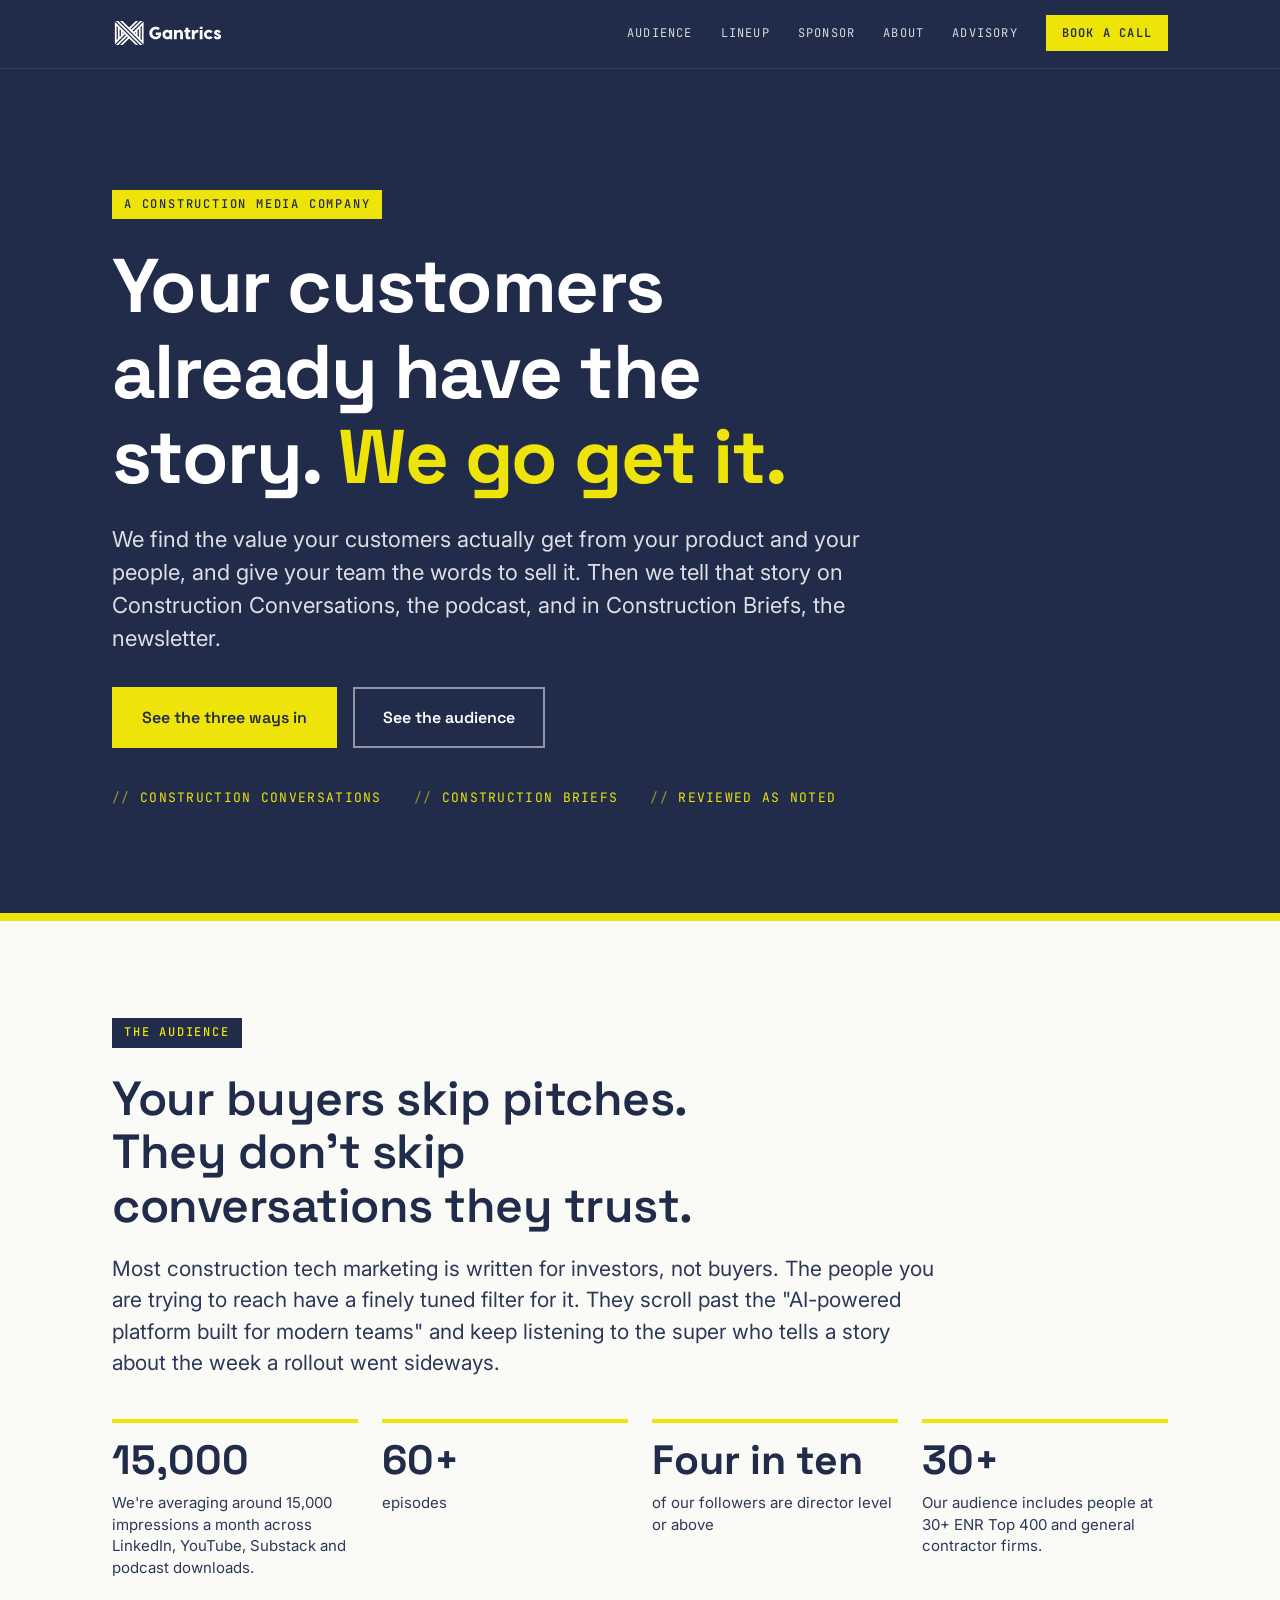
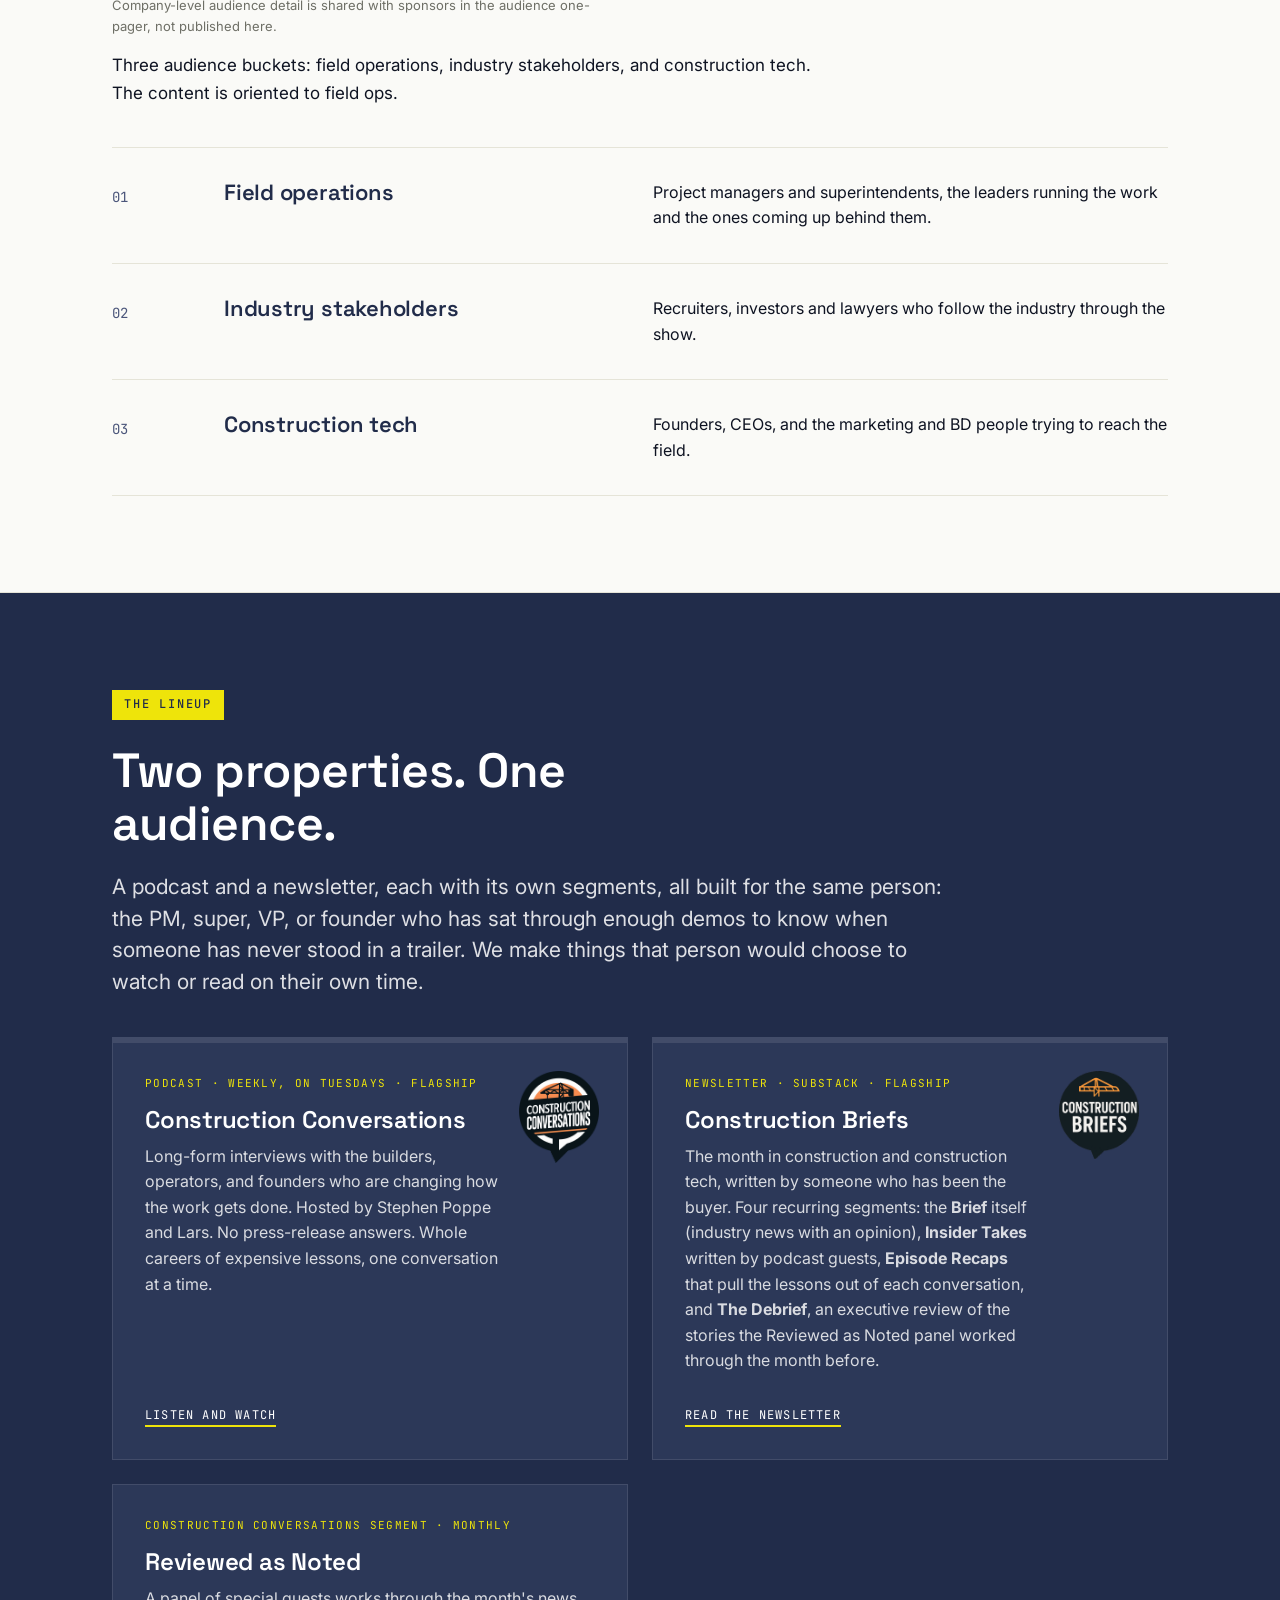
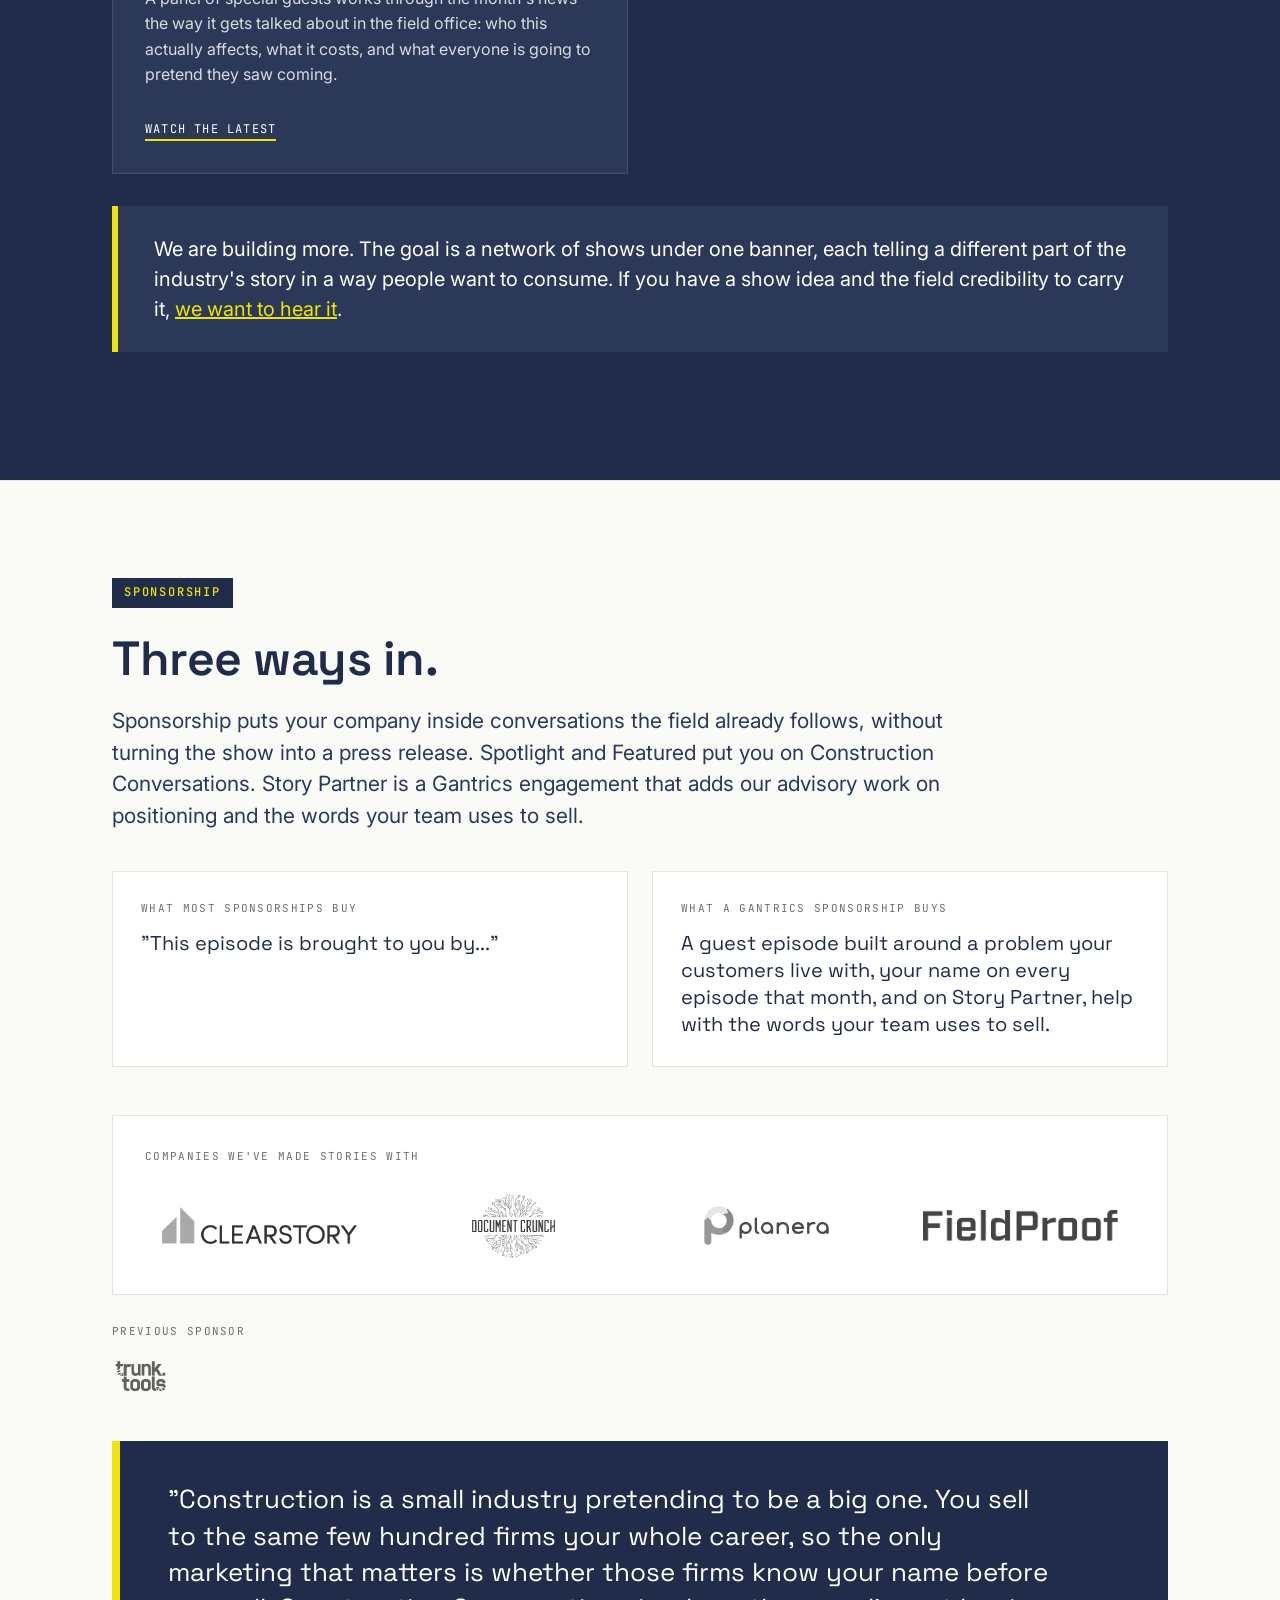
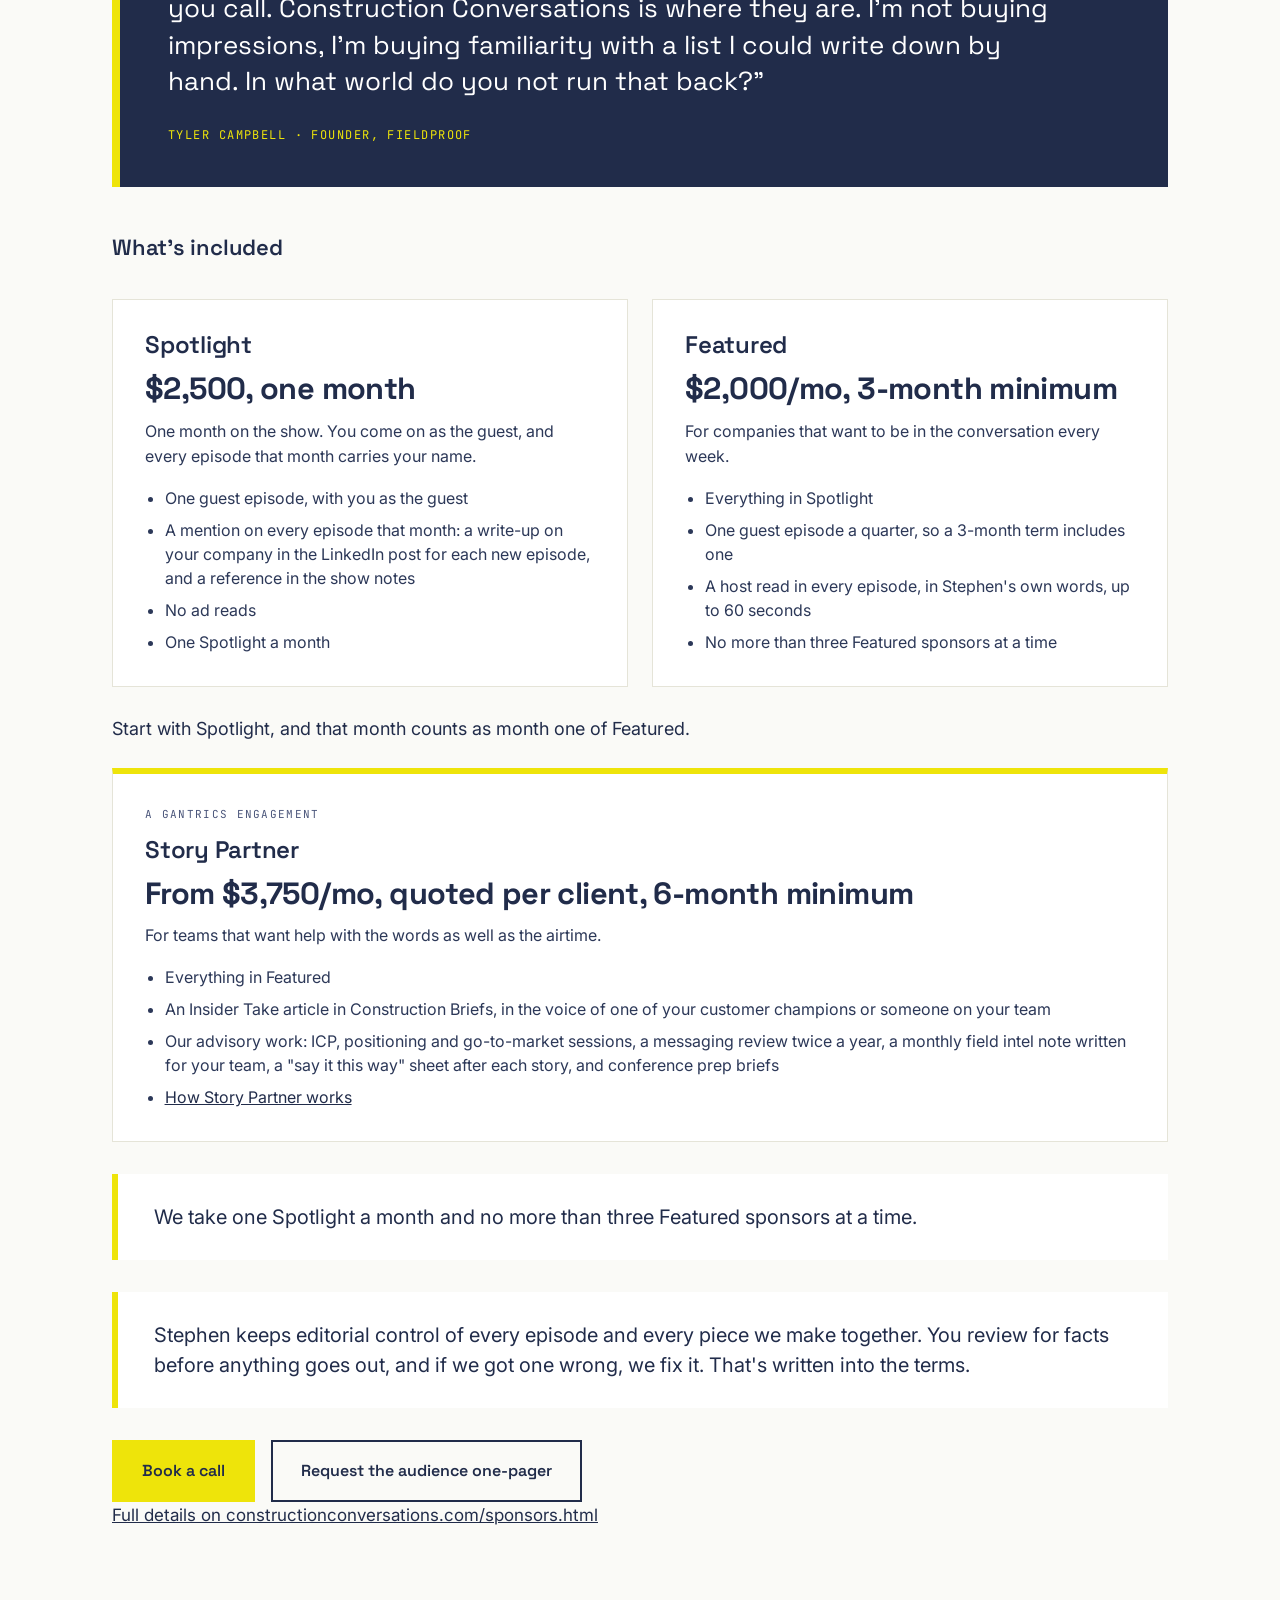
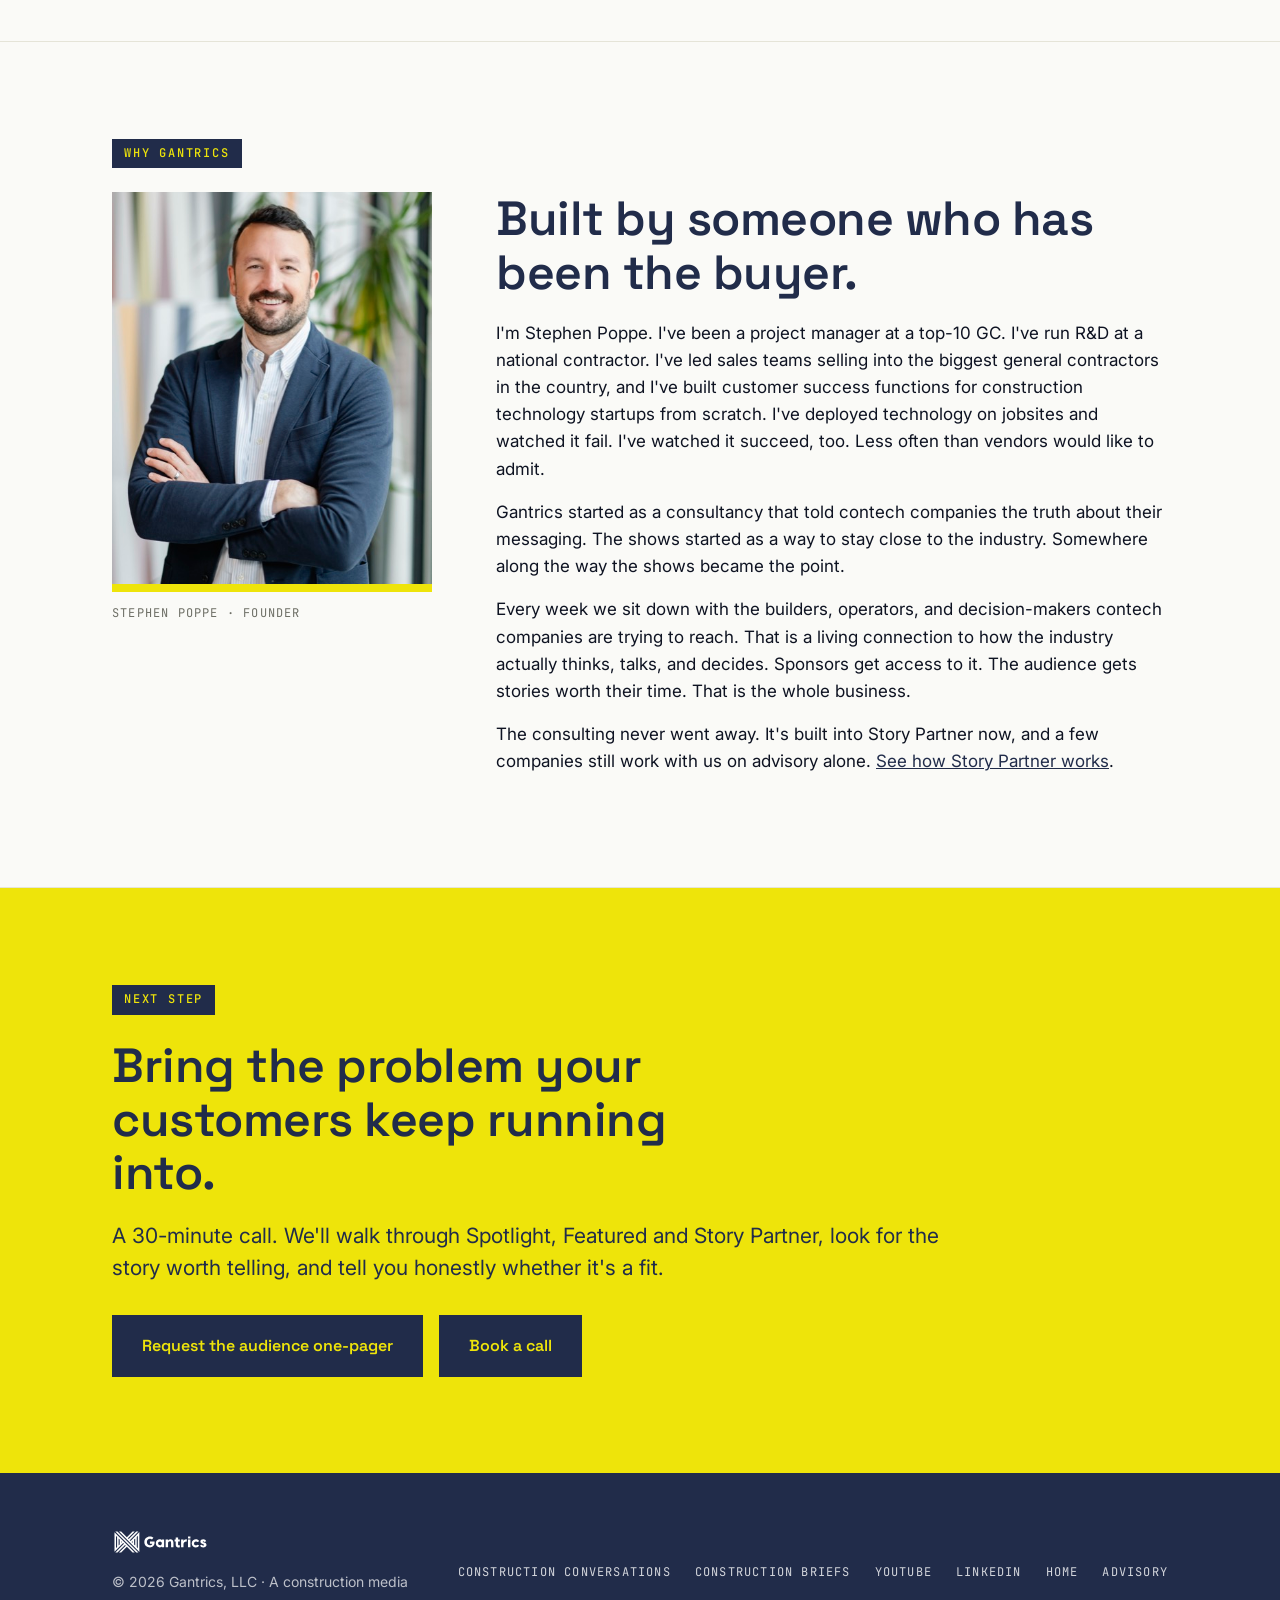
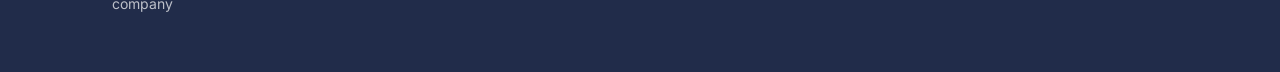
<file: site/index.html>
<!DOCTYPE html>
<html lang="en">
<head>
<meta charset="utf-8">
<meta name="viewport" content="width=device-width, initial-scale=1">
<title>Gantrics | The construction industry's stories, told by the people who build</title>
<meta name="description" content="Gantrics is the construction media company behind Construction Conversations and Construction Briefs. Three ways to put your story in front of the people who build.">
<link rel="icon" type="image/png" href="assets/favicon.png">
<link rel="preconnect" href="https://fonts.googleapis.com">
<link rel="preconnect" href="https://fonts.gstatic.com" crossorigin>
<link href="https://fonts.googleapis.com/css2?family=Space+Grotesk:wght@500;600;700&family=Inter:wght@400;500;600&family=JetBrains+Mono:wght@400;500&display=swap" rel="stylesheet">
<link rel="stylesheet" href="assets/site.css">
<meta property="og:title" content="Gantrics | Construction media for the people who build">
<meta property="og:description" content="A podcast and a newsletter for the people who build, and three ways to tell your story in them: Spotlight, Featured and Story Partner.">
<meta property="og:type" content="website">
<meta property="og:url" content="https://gantrics.com/">
<meta property="og:image" content="https://gantrics.com/assets/og.png">
<meta property="og:image:width" content="1200">
<meta property="og:image:height" content="627">
<meta name="twitter:card" content="summary_large_image">
<script type="application/ld+json">
{"@context":"https://schema.org","@type":"Organization","name":"Gantrics","url":"https://gantrics.com","founder":{"@type":"Person","name":"Stephen Poppe"},"description":"Construction media company behind Construction Conversations and Construction Briefs.","sameAs":["https://constructionconversations.com"]}
</script>
<!-- Privacy-friendly analytics by Plausible -->
<script async src="https://plausible.io/js/pa-N0Lt_7EKjp6V7qd20DBtb.js"></script>
<script>
  window.plausible=window.plausible||function(){(plausible.q=plausible.q||[]).push(arguments)},plausible.init=plausible.init||function(i){plausible.o=i||{}};
  plausible.init()
</script>
</head>
<body>

<nav class="nav">
  <div class="container">
    <a class="logo" href="/" aria-label="Gantrics home"><img src="assets/logo-white.svg" alt="Gantrics"></a>
    <button class="nav-toggle" aria-expanded="false" aria-controls="nav-links" onclick="var u=document.getElementById('nav-links');u.classList.toggle('open');this.setAttribute('aria-expanded',u.classList.contains('open'))">Menu</button>
    <ul id="nav-links">
      <li><a href="/#audience">Audience</a></li>
      <li><a href="/#shows">Lineup</a></li>
      <li><a href="/#sponsor">Sponsor</a></li>
      <li><a href="/#about">About</a></li>
      <li><a href="/advisory.html">Advisory</a></li>
      <li><a class="cta" href="https://calendly.com/sdpoppe/30min">Book a call</a></li>
    </ul>
  </div>
</nav>

<header class="hero">
  <div class="container">
    <span class="eyebrow on-dark">A construction media company</span>
    <h1>Your customers already have the story. <span class="accent">We go get it.</span></h1>
    <p class="lede">We find the value your customers actually get from your product and your people, and give your team the words to sell it. Then we tell that story on Construction Conversations, the podcast, and in Construction Briefs, the newsletter.</p>
    <div class="btn-row">
      <a class="btn primary" href="#sponsor">See the three ways in</a>
      <a class="btn on-dark" href="#audience">See the audience</a>
    </div>
    <div class="meta">
      <span>Construction Conversations</span>
      <span>Construction Briefs</span>
      <span>Reviewed as Noted</span>
    </div>
  </div>
</header>

<section id="audience">
  <div class="container">
    <span class="eyebrow">The audience</span>
    <h2>Your buyers skip pitches. They don't skip conversations they trust.</h2>
    <p class="lede">Most construction tech marketing is written for investors, not buyers. The people you are trying to reach have a finely tuned filter for it. They scroll past the "AI-powered platform built for modern teams" and keep listening to the super who tells a story about the week a rollout went sideways.</p>

    <div class="stats">
      <div class="stat"><div class="big">15,000</div><div class="label">We're averaging around 15,000 impressions a month across LinkedIn, YouTube, Substack and podcast downloads.</div></div>
      <div class="stat"><div class="big">60+</div><div class="label">episodes</div></div>
      <div class="stat"><div class="big">Four in ten</div><div class="label">of our followers are director level or above</div></div>
      <div class="stat"><div class="big">30+</div><div class="label">Our audience includes people at 30+ ENR Top 400 and general contractor firms.</div></div>
    </div>
    <p class="footnote">Company-level audience detail is shared with sponsors in the audience one-pager, not published here.</p>
    <p>Three audience buckets: field operations, industry stakeholders, and construction tech. The content is oriented to field ops.</p>

    <div class="rows">
      <div class="row">
        <div class="num">01</div>
        <div><h3>Field operations</h3></div>
        <p>Project managers and superintendents, the leaders running the work and the ones coming up behind them.</p>
      </div>
      <div class="row">
        <div class="num">02</div>
        <div><h3>Industry stakeholders</h3></div>
        <p>Recruiters, investors and lawyers who follow the industry through the show.</p>
      </div>
      <div class="row">
        <div class="num">03</div>
        <div><h3>Construction tech</h3></div>
        <p>Founders, CEOs, and the marketing and BD people trying to reach the field.</p>
      </div>
    </div>
  </div>
</section>

<section id="shows" class="dark">
  <div class="container">
    <span class="eyebrow on-dark">The lineup</span>
    <h2>Two properties. One audience.</h2>
    <p class="lede">A podcast and a newsletter, each with its own segments, all built for the same person: the PM, super, VP, or founder who has sat through enough demos to know when someone has never stood in a trailer. We make things that person would choose to watch or read on their own time.</p>

    <div class="grid two">
      <article class="card feature has-logo">
        <img class="show-logo" src="assets/cc-logo.png" alt="">
        <div class="tag">Podcast · Weekly, on Tuesdays · Flagship</div>
        <h3>Construction Conversations</h3>
        <p>Long-form interviews with the builders, operators, and founders who are changing how the work gets done. Hosted by Stephen Poppe and Lars. No press-release answers. Whole careers of expensive lessons, one conversation at a time.</p>
        <a class="link" href="https://constructionconversations.com">Listen and watch</a>
      </article>
      <article class="card feature has-logo">
        <img class="show-logo" src="assets/cb-logo.png" alt="">
        <div class="tag">Newsletter · Substack · Flagship</div>
        <h3>Construction Briefs</h3>
        <p>The month in construction and construction tech, written by someone who has been the buyer. Four recurring segments: the <strong>Brief</strong> itself (industry news with an opinion), <strong>Insider Takes</strong> written by podcast guests, <strong>Episode Recaps</strong> that pull the lessons out of each conversation, and <strong>The Debrief</strong>, an executive review of the stories the Reviewed as Noted panel worked through the month before.</p>
        <a class="link" href="https://constructionbriefs.substack.com">Read the newsletter</a>
      </article>
      <article class="card">
        <div class="tag">Construction Conversations segment · Monthly</div>
        <h3>Reviewed as Noted</h3>
        <p>A panel of special guests works through the month's news the way it gets talked about in the field office: who this actually affects, what it costs, and what everyone is going to pretend they saw coming.</p>
        <a class="link" href="https://constructionconversations.com">Watch the latest</a>
      </article>
    </div>

    <div class="statement">
      <p>We are building more. The goal is a network of shows under one banner, each telling a different part of the industry's story in a way people want to consume. If you have a show idea and the field credibility to carry it, <a href="mailto:stephen@gantrics.com">we want to hear it</a>.</p>
    </div>
  </div>
</section>


<section id="sponsor">
  <div class="container">
    <span class="eyebrow">Sponsorship</span>
    <h2>Three ways in.</h2>
    <p class="lede">Sponsorship puts your company inside conversations the field already follows, without turning the show into a press release. Spotlight and Featured put you on Construction Conversations. Story Partner is a Gantrics engagement that adds our advisory work on positioning and the words your team uses to sell.</p>

    <div class="compare">
      <div>
        <div class="label">What most sponsorships buy</div>
        <blockquote>"This episode is brought to you by..."</blockquote>
      </div>
      <div>
        <div class="label">What a Gantrics sponsorship buys</div>
        <blockquote>A guest episode built around a problem your customers live with, your name on every episode that month, and on Story Partner, help with the words your team uses to sell.</blockquote>
      </div>
    </div>

    <div class="sponsors">
      <div class="sponsors-label">Companies we've made stories with</div>
      <div class="sponsor-logos">
        <a href="https://www.clearstory.build" title="Clearstory"><img src="assets/clearstory.png" alt="Clearstory"></a>
        <a href="https://www.documentcrunch.com" title="Document Crunch"><img class="tall" src="assets/document-crunch.png" alt="Document Crunch"></a>
        <a href="https://planera.io" title="Planera"><img src="assets/planera.svg" alt="Planera"></a>
        <a href="https://www.fieldproof.io" title="Fieldproof"><img src="assets/fieldproof.png" alt="Fieldproof"></a>
      </div>
    </div>
    <div class="prev-sponsor">
      <div class="sponsors-label">Previous sponsor</div>
      <a href="https://trunk.tools" title="Trunk Tools"><img class="tall" src="assets/trunk-tools.png" alt="Trunk Tools"></a>
    </div>

    <blockquote class="pull">
      <p>"Construction is a small industry pretending to be a big one. You sell to the same few hundred firms your whole career, so the only marketing that matters is whether those firms know your name before you call. Construction Conversations is where they are. I'm not buying impressions, I'm buying familiarity with a list I could write down by hand. In what world do you not run that back?"</p>
      <cite>Tyler Campbell · Founder, FieldProof</cite>
    </blockquote>

    <h3 style="margin-top:48px">What's included</h3>
    <div class="grid two">
      <article class="card">
        <h3>Spotlight</h3>
        <p class="price">$2,500, one month</p>
        <p>One month on the show. You come on as the guest, and every episode that month carries your name.</p>
        <ul>
          <li>One guest episode, with you as the guest</li>
          <li>A mention on every episode that month: a write-up on your company in the LinkedIn post for each new episode, and a reference in the show notes</li>
          <li>No ad reads</li>
          <li>One Spotlight a month</li>
        </ul>
      </article>
      <article class="card">
        <h3>Featured</h3>
        <p class="price">$2,000/mo, 3-month minimum</p>
        <p>For companies that want to be in the conversation every week.</p>
        <ul>
          <li>Everything in Spotlight</li>
          <li>One guest episode a quarter, so a 3-month term includes one</li>
          <li>A host read in every episode, in Stephen's own words, up to 60 seconds</li>
          <li>No more than three Featured sponsors at a time</li>
        </ul>
      </article>
    </div>
    <p class="tier-note">Start with Spotlight, and that month counts as month one of Featured.</p>
    <article class="card feature standalone">
      <div class="tag">A Gantrics engagement</div>
      <h3>Story Partner</h3>
      <p class="price">From $3,750/mo, quoted per client, 6-month minimum</p>
      <p>For teams that want help with the words as well as the airtime.</p>
      <ul>
        <li>Everything in Featured</li>
        <li>An Insider Take article in Construction Briefs, in the voice of one of your customer champions or someone on your team</li>
        <li>Our advisory work: ICP, positioning and go-to-market sessions, a messaging review twice a year, a monthly field intel note written for your team, a "say it this way" sheet after each story, and conference prep briefs</li>
        <li><a href="advisory.html#story-partner">How Story Partner works</a></li>
      </ul>
    </article>

    <div class="statement">
      <p>We take one Spotlight a month and no more than three Featured sponsors at a time.</p>
    </div>
    <div class="statement">
      <p>Stephen keeps editorial control of every episode and every piece we make together. You review for facts before anything goes out, and if we got one wrong, we fix it. That's written into the terms.</p>
    </div>

    <div class="btn-row">
      <a class="btn primary" href="https://calendly.com/sdpoppe/30min">Book a call</a>
      <a class="btn" href="mailto:stephen@gantrics.com?subject=Audience%20one-pager%20request">Request the audience one-pager</a>
    </div>
    <p><a href="https://constructionconversations.com/sponsors.html">Full details on constructionconversations.com/sponsors.html</a></p>
  </div>
</section>

<section id="about">
  <div class="container">
    <span class="eyebrow">Why Gantrics</span>
    <div class="about">
      <div>
        <img src="assets/stephen.jpg" alt="Stephen Poppe, founder of Gantrics">
        <div class="caption">Stephen Poppe · Founder</div>
      </div>
      <div>
        <h2>Built by someone who has been the buyer.</h2>
        <p>I'm Stephen Poppe. I've been a project manager at a top-10 GC. I've run R&amp;D at a national contractor. I've led sales teams selling into the biggest general contractors in the country, and I've built customer success functions for construction technology startups from scratch. I've deployed technology on jobsites and watched it fail. I've watched it succeed, too. Less often than vendors would like to admit.</p>
        <p>Gantrics started as a consultancy that told contech companies the truth about their messaging. The shows started as a way to stay close to the industry. Somewhere along the way the shows became the point.</p>
        <p>Every week we sit down with the builders, operators, and decision-makers contech companies are trying to reach. That is a living connection to how the industry actually thinks, talks, and decides. Sponsors get access to it. The audience gets stories worth their time. That is the whole business.</p>
        <p>The consulting never went away. It's built into Story Partner now, and a few companies still work with us on advisory alone. <a href="advisory.html#story-partner">See how Story Partner works</a>.</p>
      </div>
    </div>
  </div>
</section>

<section class="cta-band">
  <div class="container">
    <span class="eyebrow">Next step</span>
    <h2>Bring the problem your customers keep running into.</h2>
    <p class="lede">A 30-minute call. We'll walk through Spotlight, Featured and Story Partner, look for the story worth telling, and tell you honestly whether it's a fit.</p>
    <div class="btn-row">
      <a class="btn primary" href="mailto:stephen@gantrics.com?subject=Audience%20one-pager%20request">Request the audience one-pager</a>
      <a class="btn primary" href="https://calendly.com/sdpoppe/30min">Book a call</a>
    </div>
  </div>
</section>

<footer>
  <div class="container">
    <div>
      <img src="assets/logo-white.svg" alt="Gantrics">
      <div>© 2026 Gantrics, LLC · A construction media company</div>
    </div>
    <ul>
      <li><a href="https://constructionconversations.com">Construction Conversations</a></li>
      <li><a href="https://constructionbriefs.substack.com">Construction Briefs</a></li>
      <li><a href="https://www.youtube.com/@constructionconversations">YouTube</a></li>
      <li><a href="https://www.linkedin.com/company/gantrics-consulting/">LinkedIn</a></li>
      <li><a href="/">Home</a></li>
      <li><a href="/advisory.html">Advisory</a></li>
    </ul>
  </div>
</footer>

</body>
</html>
</file>
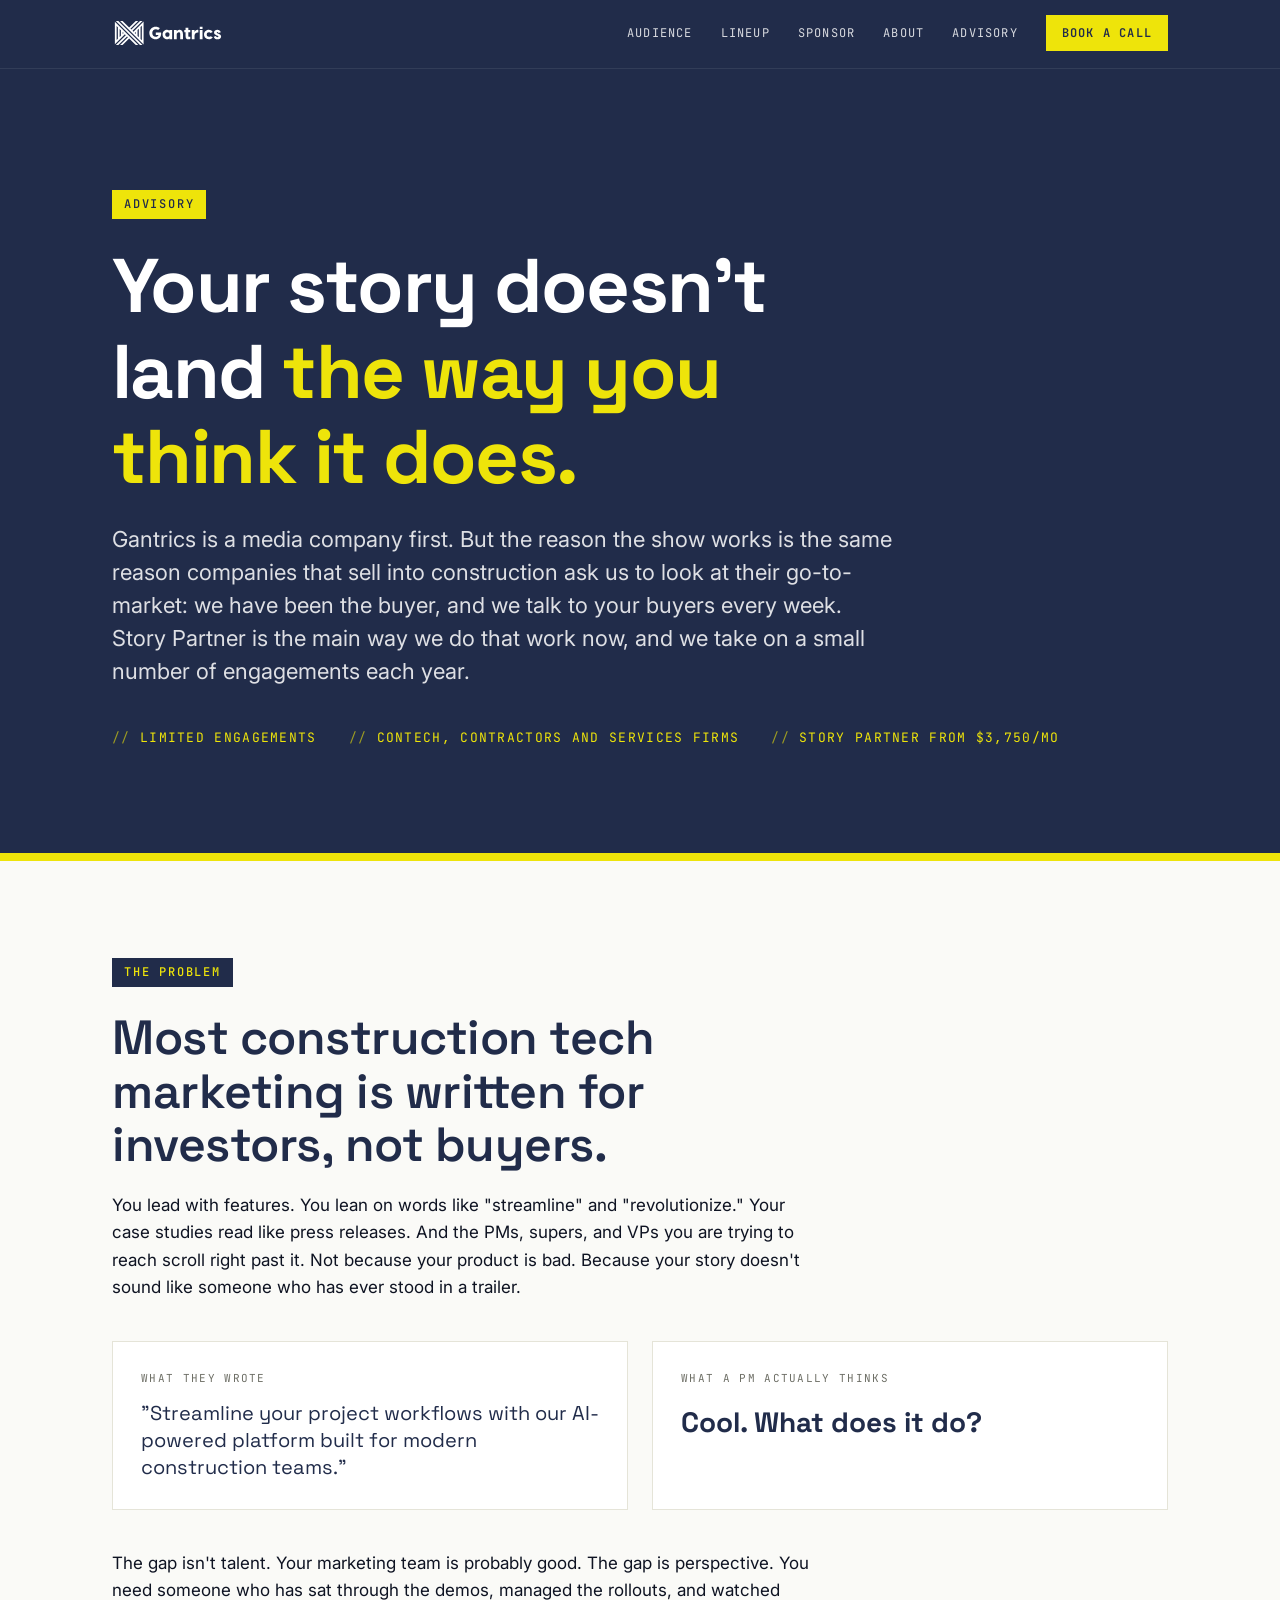
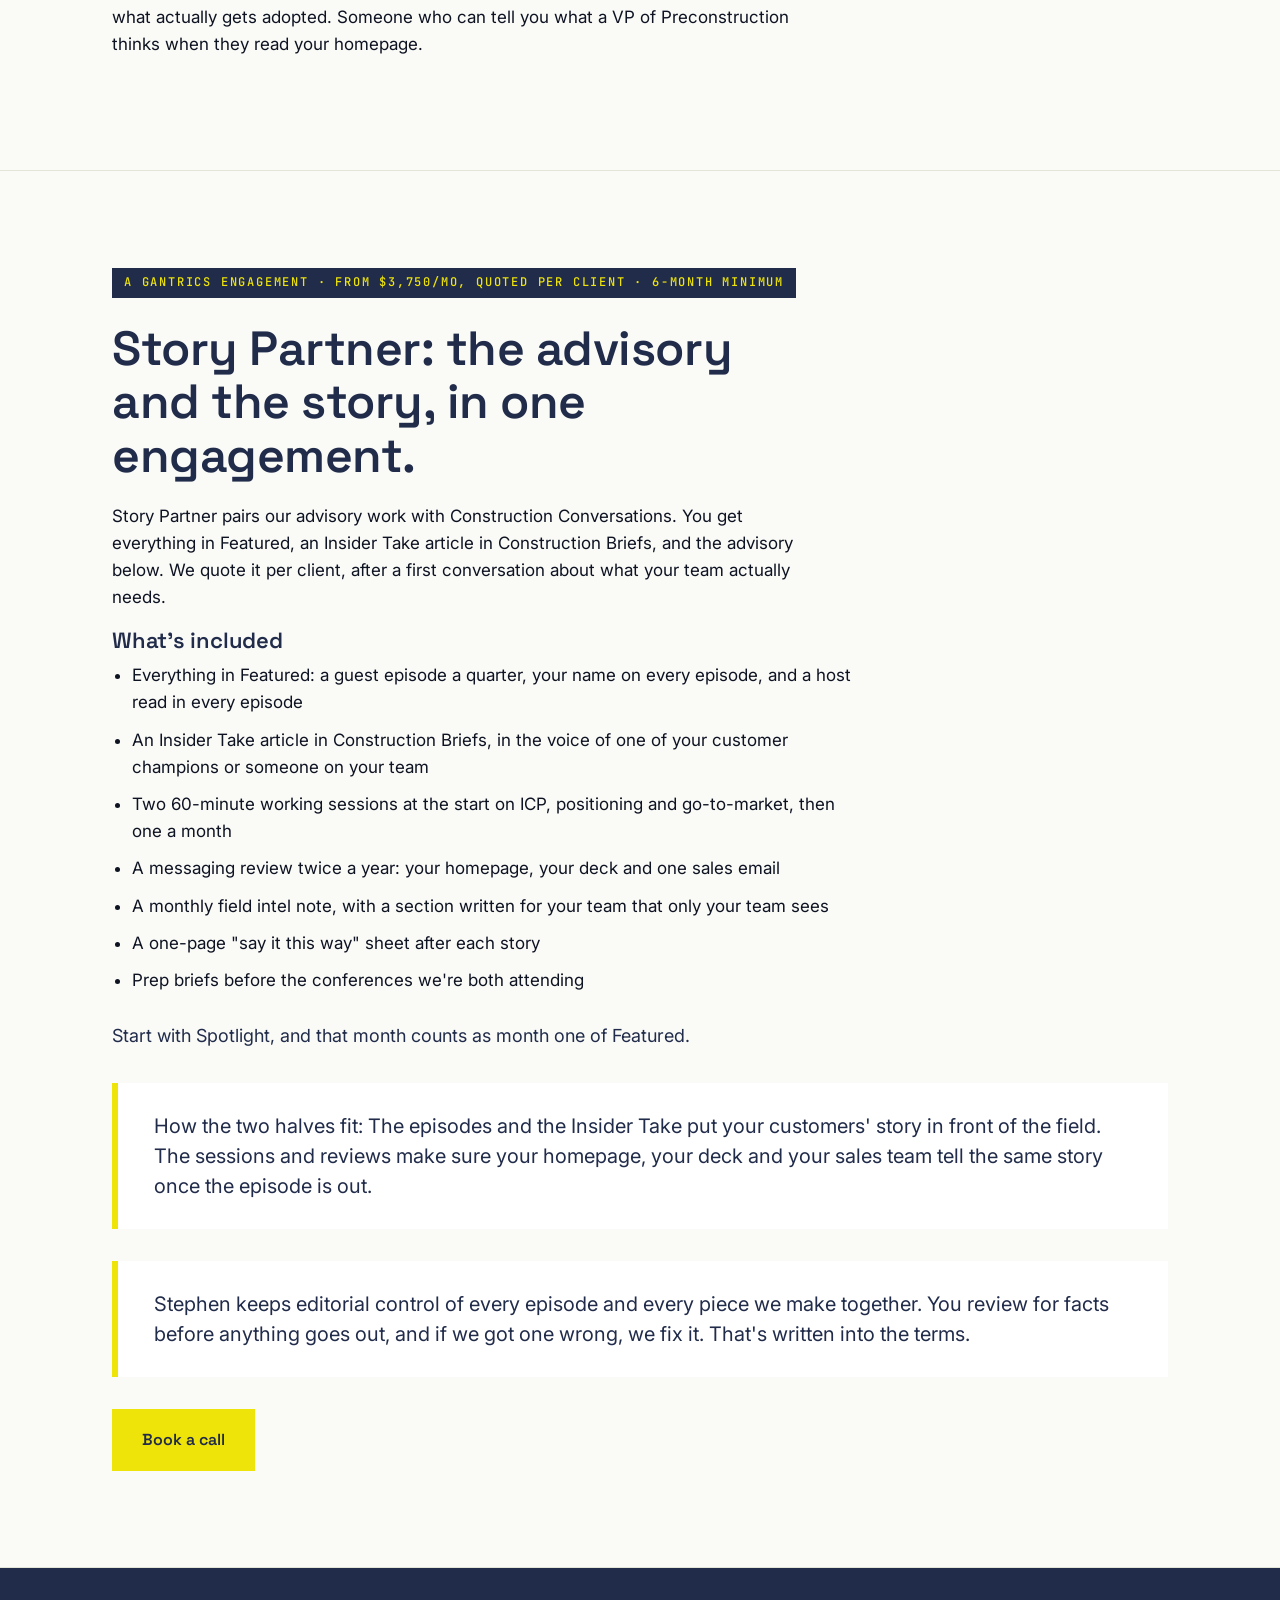
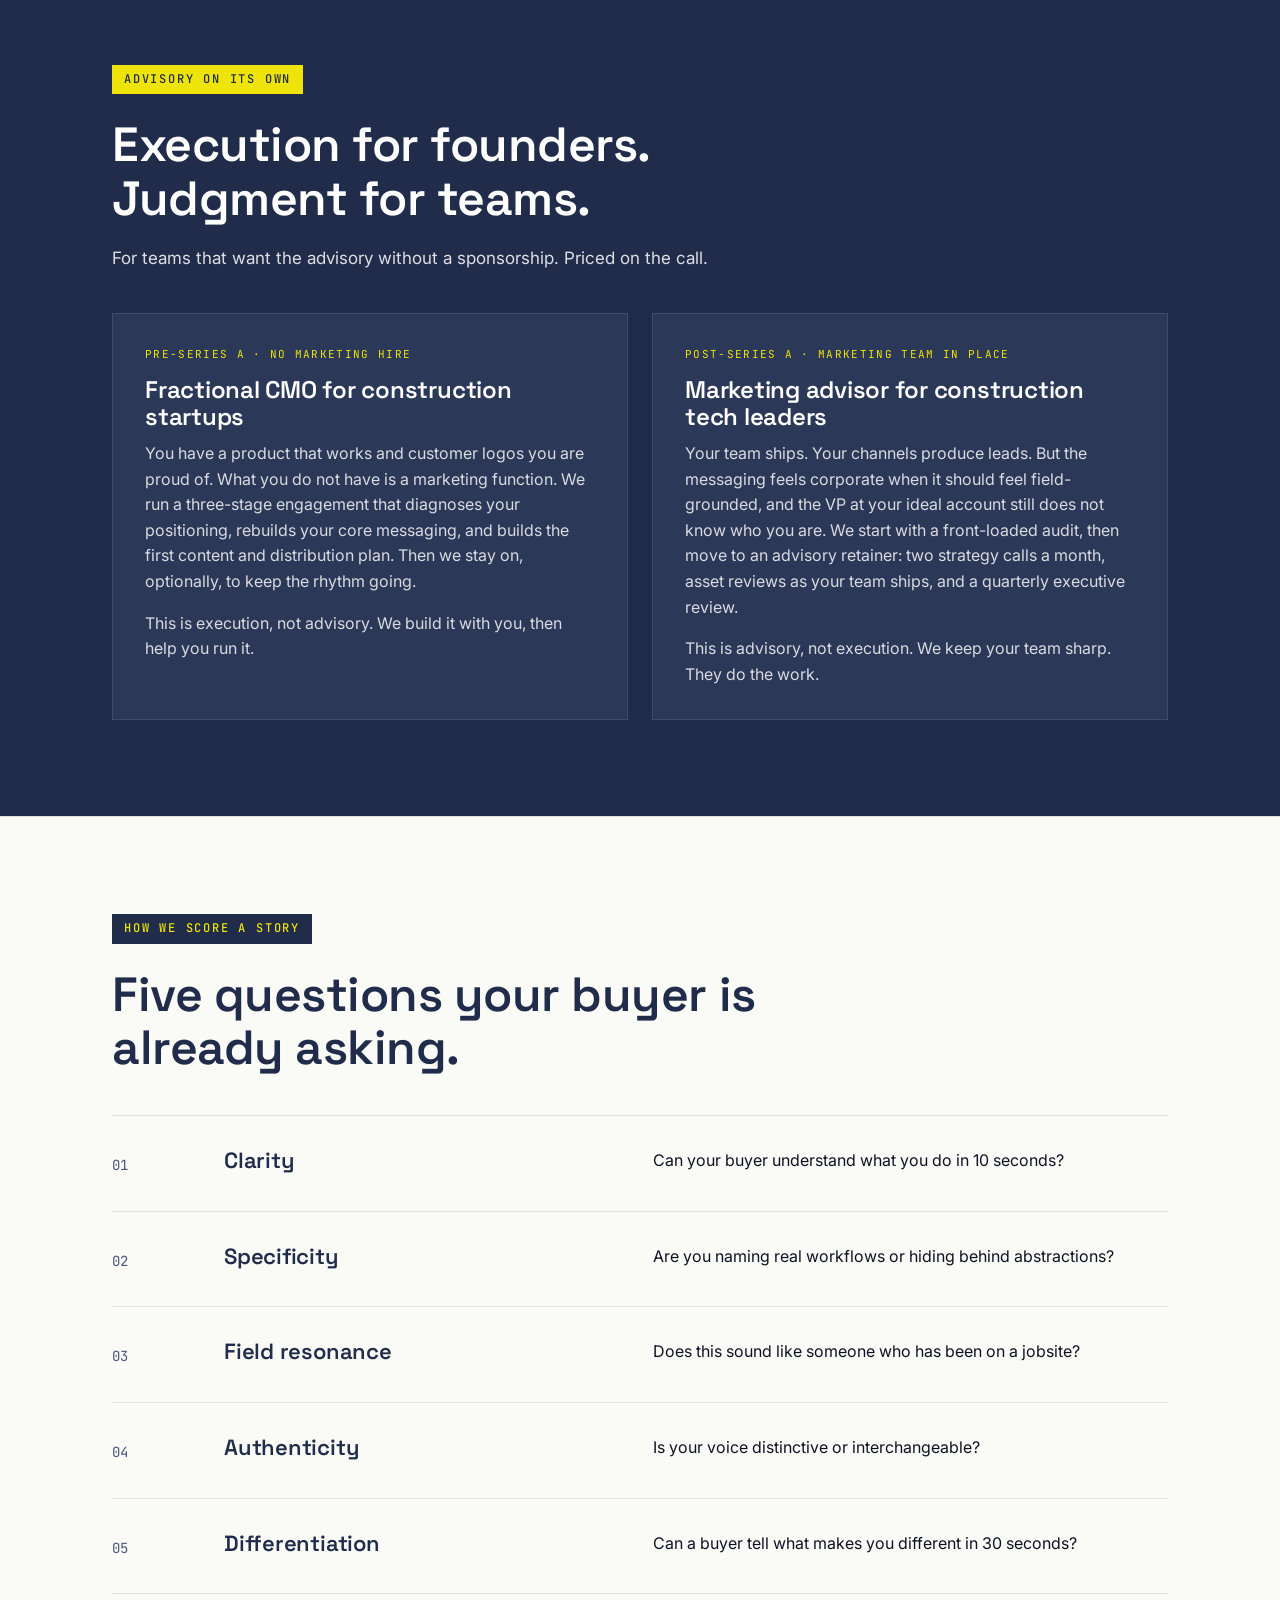
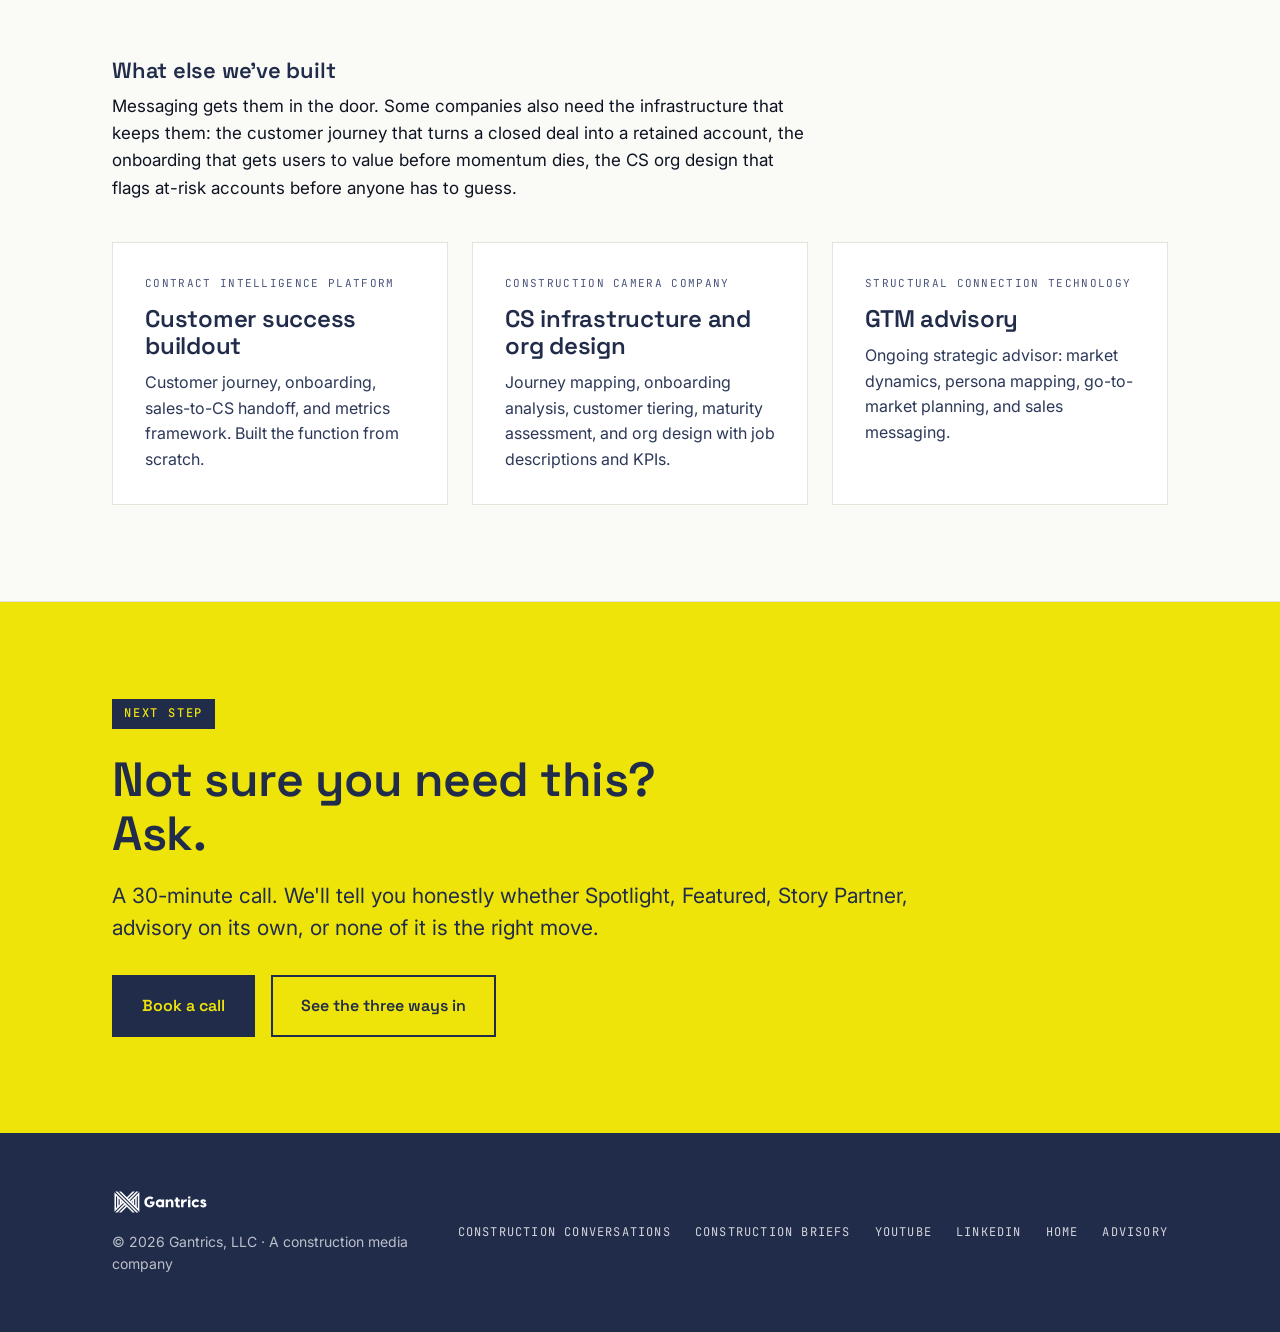
<file: site/advisory.html>
<!DOCTYPE html>
<html lang="en">
<head>
<meta charset="utf-8">
<meta name="viewport" content="width=device-width, initial-scale=1">
<title>Advisory | Gantrics</title>
<meta name="description" content="Go-to-market and messaging advisory from the team behind Construction Conversations and Construction Briefs, on its own or as part of a Story Partner engagement.">
<link rel="icon" type="image/png" href="assets/favicon.png">
<link rel="preconnect" href="https://fonts.googleapis.com">
<link rel="preconnect" href="https://fonts.gstatic.com" crossorigin>
<link href="https://fonts.googleapis.com/css2?family=Space+Grotesk:wght@500;600;700&family=Inter:wght@400;500;600&family=JetBrains+Mono:wght@400;500&display=swap" rel="stylesheet">
<link rel="stylesheet" href="assets/site.css">
<meta property="og:image" content="https://gantrics.com/assets/og.png">
<meta property="og:image:width" content="1200">
<meta property="og:image:height" content="627">
<meta name="twitter:card" content="summary_large_image">
<!-- Privacy-friendly analytics by Plausible -->
<script async src="https://plausible.io/js/pa-N0Lt_7EKjp6V7qd20DBtb.js"></script>
<script>
  window.plausible=window.plausible||function(){(plausible.q=plausible.q||[]).push(arguments)},plausible.init=plausible.init||function(i){plausible.o=i||{}};
  plausible.init()
</script>
</head>
<body>

<nav class="nav">
  <div class="container">
    <a class="logo" href="/" aria-label="Gantrics home"><img src="assets/logo-white.svg" alt="Gantrics"></a>
    <button class="nav-toggle" aria-expanded="false" aria-controls="nav-links" onclick="var u=document.getElementById('nav-links');u.classList.toggle('open');this.setAttribute('aria-expanded',u.classList.contains('open'))">Menu</button>
    <ul id="nav-links">
      <li><a href="/#audience">Audience</a></li>
      <li><a href="/#shows">Lineup</a></li>
      <li><a href="/#sponsor">Sponsor</a></li>
      <li><a href="/#about">About</a></li>
      <li><a href="/advisory.html">Advisory</a></li>
      <li><a class="cta" href="https://calendly.com/sdpoppe/30min">Book a call</a></li>
    </ul>
  </div>
</nav>

<header class="hero">
  <div class="container">
    <span class="eyebrow on-dark">Advisory</span>
    <h1>Your story doesn't land <span class="accent">the way you think it does.</span></h1>
    <p class="lede">Gantrics is a media company first. But the reason the show works is the same reason companies that sell into construction ask us to look at their go-to-market: we have been the buyer, and we talk to your buyers every week. Story Partner is the main way we do that work now, and we take on a small number of engagements each year.</p>
    <div class="meta">
      <span>Limited engagements</span>
      <span>Contech, contractors and services firms</span>
      <span>Story Partner from $3,750/mo</span>
    </div>
  </div>
</header>

<section>
  <div class="container">
    <span class="eyebrow">The problem</span>
    <h2>Most construction tech marketing is written for investors, not buyers.</h2>
    <p>You lead with features. You lean on words like "streamline" and "revolutionize." Your case studies read like press releases. And the PMs, supers, and VPs you are trying to reach scroll right past it. Not because your product is bad. Because your story doesn't sound like someone who has ever stood in a trailer.</p>

    <div class="compare">
      <div>
        <div class="label">What they wrote</div>
        <blockquote>"Streamline your project workflows with our AI-powered platform built for modern construction teams."</blockquote>
      </div>
      <div>
        <div class="label">What a PM actually thinks</div>
        <div class="answer">Cool. What does it do?</div>
      </div>
    </div>

    <p>The gap isn't talent. Your marketing team is probably good. The gap is perspective. You need someone who has sat through the demos, managed the rollouts, and watched what actually gets adopted. Someone who can tell you what a VP of Preconstruction thinks when they read your homepage.</p>
  </div>
</section>

<section id="story-partner">
  <div class="container">
    <span class="eyebrow">A Gantrics engagement · From $3,750/mo, quoted per client · 6-month minimum</span>
    <h2>Story Partner: the advisory and the story, in one engagement.</h2>
    <p>Story Partner pairs our advisory work with Construction Conversations. You get everything in Featured, an Insider Take article in Construction Briefs, and the advisory below. We quote it per client, after a first conversation about what your team actually needs.</p>
    <h3>What's included</h3>
    <ul class="included">
      <li>Everything in Featured: a guest episode a quarter, your name on every episode, and a host read in every episode</li>
      <li>An Insider Take article in Construction Briefs, in the voice of one of your customer champions or someone on your team</li>
      <li>Two 60-minute working sessions at the start on ICP, positioning and go-to-market, then one a month</li>
      <li>A messaging review twice a year: your homepage, your deck and one sales email</li>
      <li>A monthly field intel note, with a section written for your team that only your team sees</li>
      <li>A one-page "say it this way" sheet after each story</li>
      <li>Prep briefs before the conferences we're both attending</li>
    </ul>
    <p class="tier-note">Start with Spotlight, and that month counts as month one of Featured.</p>
    <div class="statement">
      <p>How the two halves fit: The episodes and the Insider Take put your customers' story in front of the field. The sessions and reviews make sure your homepage, your deck and your sales team tell the same story once the episode is out.</p>
    </div>
    <div class="statement">
      <p>Stephen keeps editorial control of every episode and every piece we make together. You review for facts before anything goes out, and if we got one wrong, we fix it. That's written into the terms.</p>
    </div>
    <div class="btn-row">
      <a class="btn primary" href="https://calendly.com/sdpoppe/30min">Book a call</a>
    </div>
  </div>
</section>

<section class="dark">
  <div class="container">
    <span class="eyebrow on-dark">Advisory on its own</span>
    <h2>Execution for founders. Judgment for teams.</h2>
    <p>For teams that want the advisory without a sponsorship. Priced on the call.</p>
    <div class="grid two">
      <article class="card">
        <div class="tag">Pre-Series A · No marketing hire</div>
        <h3>Fractional CMO for construction startups</h3>
        <p>You have a product that works and customer logos you are proud of. What you do not have is a marketing function. We run a three-stage engagement that diagnoses your positioning, rebuilds your core messaging, and builds the first content and distribution plan. Then we stay on, optionally, to keep the rhythm going.</p>
        <p>This is execution, not advisory. We build it with you, then help you run it.</p>
      </article>
      <article class="card">
        <div class="tag">Post-Series A · Marketing team in place</div>
        <h3>Marketing advisor for construction tech leaders</h3>
        <p>Your team ships. Your channels produce leads. But the messaging feels corporate when it should feel field-grounded, and the VP at your ideal account still does not know who you are. We start with a front-loaded audit, then move to an advisory retainer: two strategy calls a month, asset reviews as your team ships, and a quarterly executive review.</p>
        <p>This is advisory, not execution. We keep your team sharp. They do the work.</p>
      </article>
    </div>
  </div>
</section>

<section>
  <div class="container">
    <span class="eyebrow">How we score a story</span>
    <h2>Five questions your buyer is already asking.</h2>
    <div class="rows">
      <div class="row"><div class="num">01</div><div><h3>Clarity</h3></div><p>Can your buyer understand what you do in 10 seconds?</p></div>
      <div class="row"><div class="num">02</div><div><h3>Specificity</h3></div><p>Are you naming real workflows or hiding behind abstractions?</p></div>
      <div class="row"><div class="num">03</div><div><h3>Field resonance</h3></div><p>Does this sound like someone who has been on a jobsite?</p></div>
      <div class="row"><div class="num">04</div><div><h3>Authenticity</h3></div><p>Is your voice distinctive or interchangeable?</p></div>
      <div class="row"><div class="num">05</div><div><h3>Differentiation</h3></div><p>Can a buyer tell what makes you different in 30 seconds?</p></div>
    </div>

    <h3 style="margin-top:64px">What else we've built</h3>
    <p>Messaging gets them in the door. Some companies also need the infrastructure that keeps them: the customer journey that turns a closed deal into a retained account, the onboarding that gets users to value before momentum dies, the CS org design that flags at-risk accounts before anyone has to guess.</p>
    <div class="grid three">
      <article class="card"><div class="tag">Contract intelligence platform</div><h3>Customer success buildout</h3><p>Customer journey, onboarding, sales-to-CS handoff, and metrics framework. Built the function from scratch.</p></article>
      <article class="card"><div class="tag">Construction camera company</div><h3>CS infrastructure and org design</h3><p>Journey mapping, onboarding analysis, customer tiering, maturity assessment, and org design with job descriptions and KPIs.</p></article>
      <article class="card"><div class="tag">Structural connection technology</div><h3>GTM advisory</h3><p>Ongoing strategic advisor: market dynamics, persona mapping, go-to-market planning, and sales messaging.</p></article>
    </div>
  </div>
</section>

<section class="cta-band">
  <div class="container">
    <span class="eyebrow">Next step</span>
    <h2>Not sure you need this? Ask.</h2>
    <p class="lede">A 30-minute call. We'll tell you honestly whether Spotlight, Featured, Story Partner, advisory on its own, or none of it is the right move.</p>
    <div class="btn-row">
      <a class="btn primary" href="https://calendly.com/sdpoppe/30min">Book a call</a>
      <a class="btn" href="/#sponsor">See the three ways in</a>
    </div>
  </div>
</section>

<footer>
  <div class="container">
    <div>
      <img src="assets/logo-white.svg" alt="Gantrics">
      <div>© 2026 Gantrics, LLC · A construction media company</div>
    </div>
    <ul>
      <li><a href="https://constructionconversations.com">Construction Conversations</a></li>
      <li><a href="https://constructionbriefs.substack.com">Construction Briefs</a></li>
      <li><a href="https://www.youtube.com/@constructionconversations">YouTube</a></li>
      <li><a href="https://www.linkedin.com/company/gantrics-consulting/">LinkedIn</a></li>
      <li><a href="/">Home</a></li>
      <li><a href="/advisory.html">Advisory</a></li>
    </ul>
  </div>
</footer>

</body>
</html>
</file>
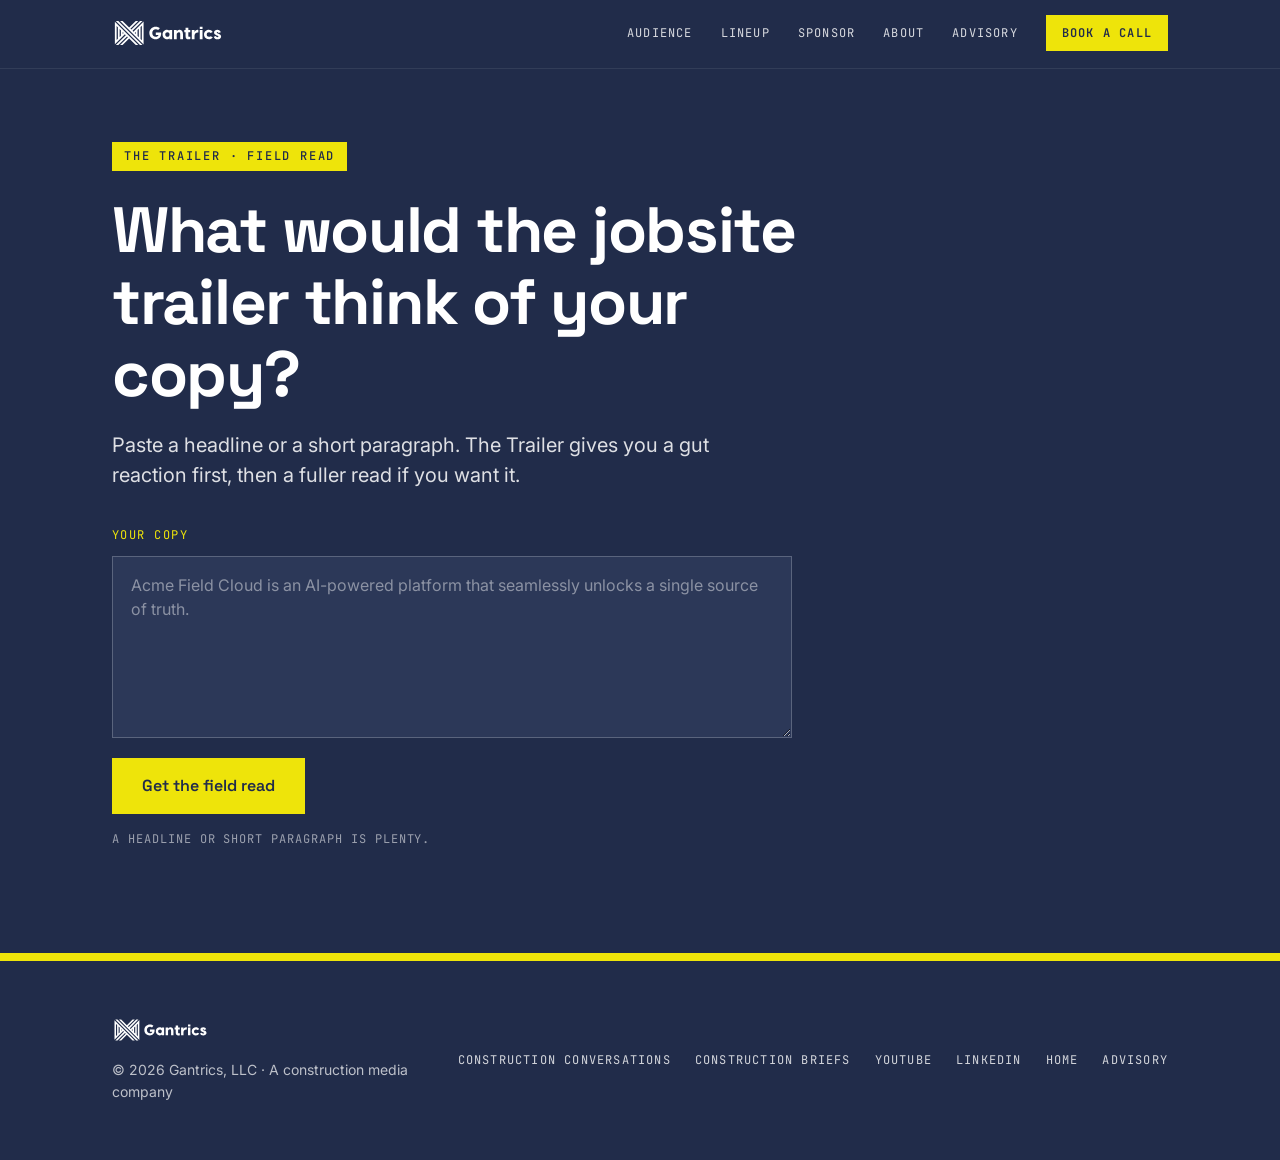
<file: site/score.html>
<!DOCTYPE html>
<html lang="en">
<head>
<meta charset="utf-8">
<meta name="viewport" content="width=device-width, initial-scale=1">
<title>Field Read | Gantrics</title>
<meta name="description" content="Paste a headline or a short paragraph. The Trailer gives you a gut reaction first, then a fuller read if you want it.">
<meta name="robots" content="noindex">
<link rel="icon" type="image/png" href="assets/favicon.png">
<link rel="preconnect" href="https://fonts.googleapis.com">
<link rel="preconnect" href="https://fonts.gstatic.com" crossorigin>
<link href="https://fonts.googleapis.com/css2?family=Space+Grotesk:wght@500;600;700&family=Inter:ital,wght@0,400;0,500;0,600;1,400&family=JetBrains+Mono:wght@400;500&display=swap" rel="stylesheet">
<link rel="stylesheet" href="assets/site.css">
<link rel="stylesheet" href="assets/score.css">
<meta property="og:title" content="Field Read | Gantrics">
<meta property="og:description" content="Paste a headline or a short paragraph. The Trailer gives you a gut reaction first, then a fuller read if you want it.">
<meta property="og:type" content="website">
<meta property="og:url" content="https://gantrics.com/score">
<meta property="og:image" content="https://gantrics.com/assets/og.png">
<meta property="og:image:width" content="1200">
<meta property="og:image:height" content="627">
<meta name="twitter:card" content="summary_large_image">
</head>
<body>

<nav class="nav">
  <div class="container">
    <a class="logo" href="/" aria-label="Gantrics home"><img src="assets/logo-white.svg" alt="Gantrics"></a>
    <button class="nav-toggle" aria-expanded="false" aria-controls="nav-links" onclick="var u=document.getElementById('nav-links');u.classList.toggle('open');this.setAttribute('aria-expanded',u.classList.contains('open'))">Menu</button>
    <ul id="nav-links">
      <li><a href="/#audience">Audience</a></li>
      <li><a href="/#shows">Lineup</a></li>
      <li><a href="/#sponsor">Sponsor</a></li>
      <li><a href="/#about">About</a></li>
      <li><a href="/advisory.html">Advisory</a></li>
      <li><a class="cta" href="https://calendly.com/sdpoppe/30min">Book a call</a></li>
    </ul>
  </div>
</nav>

<div id="state-paste">
<section class="score-hero">
  <div class="container">
    <span class="eyebrow on-dark">The Trailer · Field Read</span>
    <h1>What would the jobsite trailer think of your copy?</h1>
    <p class="lede">Paste a headline or a short paragraph. The Trailer gives you a gut reaction first, then a fuller read if you want it.</p>
    <form id="paste-form">
      <label class="field-label" for="copy">Your copy</label>
      <textarea id="copy" name="copy" rows="6" maxlength="1500" aria-describedby="paste-hint" placeholder="Acme Field Cloud is an AI-powered platform that seamlessly unlocks a single source of truth."></textarea>
      <div class="btn-row">
        <button class="btn primary" id="paste-submit" type="submit">Get the field read</button>
      </div>
      <p class="hint" id="paste-hint">A headline or short paragraph is plenty.</p>
      <p class="expired" id="paste-expired" hidden>That read expired. Paste it again.</p>
    </form>
  </div>
</section>
</div>

<div id="state-teaser" hidden>
<section class="score-page">
  <div class="container">
    <p class="score-kicker">The Trailer · Free read</p>
    <h1>Here’s the gut reaction.</h1>

    <div class="hat-row">
      <span class="hats" id="teaser-hats"></span>
      <div>
        <div class="verdict" id="teaser-verdict"></div>
        <div class="score-meta" id="teaser-meta"></div>
      </div>
    </div>

    <div class="gut">
      <p class="score-kicker">Gut reaction</p>
      <div class="statement">
        <p id="teaser-gut"></p>
      </div>
    </div>

    <div class="trailer-block" id="teaser-eye" hidden>
      <h3>What gets an eye roll</h3>
      <p></p>
    </div>

    <div class="locked">
      <div class="locked-preview" aria-hidden="true">
        <p class="score-kicker">The full field panel</p>
        <div class="trailer-block">
          <h3>What lands</h3>
          <p>The phrase that lands is <span class="quote">“built for the jobsite.”</span> It would get a nod if the sentence didn't walk it back with “of tomorrow.”</p>
        </div>
        <div class="rewrite">
          <h3>The rewrite</h3>
          <p>One place the crew can check the current drawing, even when the trailer wifi is down.</p>
        </div>
        <div class="seats" style="margin-top:24px">
          <div class="seat"><span class="tag">Super</span><p class="reaction">Ask me who updates it at 5am, and whether it still works in the basement.</p></div>
          <div class="seat"><span class="tag">PM</span><p class="reaction">If it doesn't cut a double entry, it's just another dashboard next to the coffee pot.</p></div>
          <div class="seat"><span class="tag">Project Executive</span><p class="reaction">Can I put the current set in front of a sub tomorrow, or is this another login?</p></div>
        </div>
      </div>
      <div class="locked-veil">
        <div class="locked-card">
          <svg class="lock-icon" viewBox="0 0 20 20" aria-hidden="true"><rect x="4" y="9" width="12" height="9" fill="#212C4A"/><path d="M7 9V6.5a3 3 0 0 1 6 0V9" fill="none" stroke="#212C4A" stroke-width="2"/></svg>
          <h3>Unlock the full field panel</h3>
          <p>See what lands, a field-style rewrite, and reactions from three seats.</p>
          <ul class="locked-list">
            <li>What lands in the trailer</li>
            <li>A field-style rewrite</li>
            <li>Super, PM, and Project Executive reactions</li>
          </ul>
          <button class="btn primary" id="open-gate" type="button">Unlock the full panel</button>
        </div>
      </div>
    </div>
  </div>
</section>
</div>

<div id="state-gate" hidden>
<section class="score-page">
  <div class="container">
    <p class="score-kicker">The Trailer · Field Read</p>
    <h1>Unlock the full field panel.</h1>
    <div class="teaser-chip">
      <span class="hats" id="gate-hats"></span>
      <div>
        <div class="verdict" id="gate-verdict"></div>
        <div class="score-meta" id="gate-meta"></div>
      </div>
    </div>

    <div class="gate-grid">
      <form class="form" id="gate-form" novalidate>
        <div class="field">
          <label for="email">Work email</label>
          <input id="email" name="email" type="email" autocomplete="email" placeholder="you@company.com" aria-describedby="email-error">
          <p class="field-error" id="email-error" hidden></p>
        </div>
        <div class="field">
          <label for="role">Role</label>
          <input id="role" name="role" type="text" autocomplete="organization-title" placeholder="Marketing, product, founder…" aria-describedby="role-error">
          <p class="field-error" id="role-error" hidden></p>
        </div>
        <div class="field">
          <label for="company">Company</label>
          <input id="company" name="company" type="text" autocomplete="organization" placeholder="Your company" aria-describedby="company-error">
          <p class="field-error" id="company-error" hidden></p>
        </div>
        <div>
          <button class="btn primary" id="gate-submit" type="submit">Unlock the full panel</button>
        </div>
      </form>

      <div class="unlocks">
        <h2>What you get</h2>
        <p>The free teaser is the gut reaction, the score, and the eye-roll phrase. The full panel adds the part that actually helps you rewrite.</p>
        <ul class="unlock-items">
          <li><span class="num">01</span><span><strong>What lands.</strong> The one phrase that would get a nod, and why.</span></li>
          <li><span class="num">02</span><span><strong>A field-style rewrite.</strong> That line, said the way a super would say it.</span></li>
          <li><span class="num">03</span><span><strong>Three seats.</strong> Reactions from a Super, a PM, and a Project Executive, each with one role-tagged quote.</span></li>
        </ul>
      </div>
    </div>
  </div>
</section>
</div>

<div id="state-result" hidden>
<section class="score-page">
  <div class="container">
    <p class="score-kicker">The Trailer · Full field panel</p>
    <h1>The field read.</h1>

    <div class="hat-row">
      <span class="hats" id="result-hats"></span>
      <div>
        <div class="verdict" id="result-verdict"></div>
        <div class="score-meta" id="result-meta"></div>
      </div>
    </div>

    <div class="gut">
      <p class="score-kicker">Gut reaction</p>
      <div class="statement">
        <p id="result-gut"></p>
      </div>
    </div>

    <div class="trailer-block">
      <h3>What lands</h3>
      <p id="result-lands"></p>
    </div>

    <div class="trailer-block" id="result-eye" hidden>
      <h3>What gets an eye roll</h3>
      <p></p>
    </div>

    <div class="rewrite">
      <h3>The rewrite</h3>
      <p id="result-rewrite"></p>
    </div>

    <p class="score-kicker spaced">Reactions from three seats</p>
    <div class="seats" id="result-seats"></div>

    <div class="share-wrap">
      <p class="score-kicker">Share card</p>
      <div class="share-card" id="share-card" role="img">
        <div class="share-brand">
          <img src="assets/logo-white.svg" alt="">
          <span>Field Read</span>
        </div>
        <span class="hats" id="share-hats"></span>
        <div class="verdict" id="share-verdict"></div>
        <div class="score-meta" id="share-meta"></div>
        <p class="field-line" id="share-line"></p>
        <p class="share-foot">gantrics.com/score</p>
      </div>
      <div class="share-actions">
        <button class="btn" id="share-download" type="button">Download</button>
        <button class="btn" id="share-copy" type="button">Copy</button>
        <a class="btn" id="share-linkedin" href="https://www.linkedin.com/sharing/share-offsite/?url=https%3A%2F%2Fgantrics.com%2Fscore" target="_blank" rel="noopener">LinkedIn</a>
      </div>
    </div>

    <p class="grounded">Grounded in real interviews from <a href="https://constructionconversations.com">Construction Conversations</a>.</p>
  </div>
</section>

<section class="cta-band">
  <div class="container">
    <h2>Your customers already talk like this. Let’s get their story told.</h2>
    <p>A 20-minute call about getting a real customer's story told, not another deck review.</p>
    <div class="btn-row">
      <!-- TODO: Stephen has not sent the booking URL yet. -->
      <a class="btn primary" id="book" href="#BOOKING_LINK_TODO">Book 20 minutes with Stephen</a>
    </div>
  </div>
</section>
</div>

<div id="state-busy" hidden>
<section class="score-page">
  <div class="container">
    <p class="score-kicker">The Trailer · Field Read</p>
    <h1>The trailer's full right now.</h1>
    <p class="lede">Try again in a few minutes.</p>
    <div class="btn-row">
      <button class="btn primary" id="busy-retry" type="button">Try again</button>
    </div>
  </div>
</section>
</div>

<footer>
  <div class="container">
    <div>
      <img src="assets/logo-white.svg" alt="Gantrics">
      <div>© 2026 Gantrics, LLC · A construction media company</div>
    </div>
    <ul>
      <li><a href="https://constructionconversations.com">Construction Conversations</a></li>
      <li><a href="https://constructionbriefs.substack.com">Construction Briefs</a></li>
      <li><a href="https://www.youtube.com/@constructionconversations">YouTube</a></li>
      <li><a href="https://www.linkedin.com/company/gantrics-consulting/">LinkedIn</a></li>
      <li><a href="/">Home</a></li>
      <li><a href="/advisory.html">Advisory</a></li>
    </ul>
  </div>
</footer>

<script src="assets/score.js"></script>
</body>
</html>
</file>
<file: site/assets/site.css>
:root {
  --navy: #212C4A;
  --navy-90: #2C3858;
  --navy-70: #4A557A;
  --yellow: #EEE40A;
  --yellow-soft: #F8F1B0;
  --white: #FFFFFF;
  --paper: #FAFAF7;
  --ink: #0E1322;
  --rule: #E5E4D8;
  --muted: #6E6F66;
  --display: 'Space Grotesk', system-ui, sans-serif;
  --body: 'Inter', system-ui, sans-serif;
  --mono: 'JetBrains Mono', ui-monospace, monospace;
}
* { box-sizing: border-box; margin: 0; padding: 0; }
html { scroll-behavior: smooth; }
body { font-family: var(--body); color: var(--ink); background: var(--paper); line-height: 1.6; font-size: 17px; -webkit-font-smoothing: antialiased; }
img { max-width: 100%; display: block; }
a { color: var(--navy); overflow-wrap: break-word; }
.container { max-width: 1120px; margin: 0 auto; padding: 0 32px; }
section { padding: 96px 0; border-bottom: 1px solid var(--rule); }
h1, h2, h3 { font-family: var(--display); font-weight: 600; line-height: 1.12; letter-spacing: -0.01em; color: var(--navy); }
h1 { font-size: clamp(40px, 6vw, 76px); font-weight: 700; letter-spacing: -0.02em; }
h2 { font-size: clamp(30px, 3.8vw, 48px); margin-bottom: 20px; max-width: 22ch; }
h3 { font-size: 22px; margin-bottom: 10px; }
p { margin-bottom: 16px; max-width: 64ch; overflow-wrap: break-word; }
p.lede { font-size: 21px; line-height: 1.5; color: var(--navy-90); }
.eyebrow { font-family: var(--mono); font-size: 12px; text-transform: uppercase; letter-spacing: 0.15em; color: var(--yellow); background: var(--navy); display: inline-block; padding: 6px 12px; margin-bottom: 24px; font-weight: 500; max-width: 100%; line-height: 1.45; }
.eyebrow.on-dark { background: var(--yellow); color: var(--navy); }
.mono { font-family: var(--mono); font-size: 13px; text-transform: uppercase; letter-spacing: 0.1em; }

/* Nav */
.nav { background: var(--navy); color: var(--white); position: sticky; top: 0; z-index: 20; border-bottom: 1px solid rgba(255,255,255,0.08); }
.nav .container { display: flex; align-items: center; justify-content: space-between; height: 68px; }
.nav .logo img { height: 30px; width: auto; }
.nav ul { list-style: none; display: flex; gap: 28px; align-items: center; font-family: var(--mono); font-size: 12px; text-transform: uppercase; letter-spacing: 0.1em; }
.nav a { color: rgba(255,255,255,0.82); text-decoration: none; padding: 6px 0; border-bottom: 2px solid transparent; }
.nav a:hover { color: var(--white); border-bottom-color: var(--yellow); }
.nav a.cta { background: var(--yellow); color: var(--navy); padding: 10px 16px; border-bottom: none; font-weight: 600; }
.nav a.cta:hover { background: var(--white); }
.nav-toggle { display: none; background: none; border: 1px solid rgba(255,255,255,0.3); color: #fff; font-family: var(--mono); font-size: 12px; padding: 8px 12px; cursor: pointer; }

/* Buttons */
.btn { display: inline-block; font-family: var(--display); font-weight: 600; font-size: 16px; text-decoration: none; padding: 16px 28px; border: 2px solid var(--navy); color: var(--navy); background: transparent; }
.btn.primary { background: var(--yellow); border-color: var(--yellow); color: var(--navy); }
.btn.primary:hover { background: var(--navy); border-color: var(--navy); color: var(--white); }
.btn:hover { background: var(--navy); color: var(--white); }
.btn.on-dark { border-color: rgba(255,255,255,0.5); color: var(--white); }
.btn.on-dark:hover { background: var(--white); color: var(--navy); border-color: var(--white); }
.btn-row { display: flex; gap: 16px; flex-wrap: wrap; margin-top: 32px; }

/* Hero */
.hero { background: var(--navy); color: var(--white); padding: 120px 0 104px; border-bottom: 8px solid var(--yellow); }
.hero h1 { color: var(--white); max-width: 16ch; }
.hero h1 .accent { color: var(--yellow); }
.hero p.lede { color: rgba(255,255,255,0.85); font-size: 22px; max-width: 56ch; margin-top: 24px; }
.hero .meta { display: flex; gap: 12px 32px; flex-wrap: wrap; font-family: var(--mono); font-size: 13px; color: var(--yellow); text-transform: uppercase; letter-spacing: 0.1em; margin-top: 40px; }
.hero .meta span::before { content: "// "; opacity: 0.6; }

/* Dark section */
.dark { background: var(--navy); color: var(--white); }
.dark h2, .dark h3 { color: var(--white); }
.dark p { color: rgba(255,255,255,0.85); }
.dark .statement { border-left-color: var(--yellow); background: var(--navy-90); }
.dark .statement p { color: var(--white); }

/* Statement block */
.statement { background: var(--white); border-left: 6px solid var(--yellow); padding: 28px 36px; margin: 32px 0; }
.statement p { font-size: 20px; line-height: 1.5; color: var(--navy); margin: 0; max-width: none; }

/* Grids */
.grid { display: grid; gap: 24px; margin-top: 40px; }
.grid.two { grid-template-columns: repeat(2, 1fr); }
.grid.three { grid-template-columns: repeat(auto-fit, minmax(280px, 1fr)); }
.card { background: var(--white); border: 1px solid var(--rule); padding: 32px; display: flex; flex-direction: column; }
.card .tag { font-family: var(--mono); font-size: 11px; text-transform: uppercase; letter-spacing: 0.12em; color: var(--navy-70); margin-bottom: 14px; }
.card h3 { font-size: 24px; }
.card p { font-size: 16px; color: var(--navy-90); }
.card p:last-child { margin-bottom: 0; }
.card ul { margin: 0; padding-left: 1.15em; }
.card ul li { margin: 0 0 8px; font-size: 16px; line-height: 1.5; color: var(--navy-90); }
.card ul li:last-child { margin-bottom: 0; }
.card ul a { color: var(--navy); }
ul.included { margin: 8px 0 8px; padding-left: 1.2em; max-width: 68ch; }
ul.included li { margin: 0 0 10px; }
.card .link { margin-top: auto; padding-top: 16px; font-family: var(--mono); font-size: 12px; text-transform: uppercase; letter-spacing: 0.1em; text-decoration: none; color: var(--navy); border-bottom: 2px solid var(--yellow); align-self: flex-start; }
.card .link:hover { border-bottom-color: var(--navy); }
.card.feature { border-top: 6px solid var(--yellow); position: relative; }
.card.wide { grid-column: 1 / -1; }
.card p.price { font-family: var(--display); font-weight: 700; font-size: clamp(22px, 2.4vw, 32px); line-height: 1.15; letter-spacing: -0.02em; color: var(--navy); margin: 2px 0 12px; max-width: none; }
.card.standalone { margin-top: 24px; }
.tier-note { margin: 28px 0 0; max-width: 62ch; color: var(--navy); font-size: 18px; }
.dark .card p.price { color: var(--white); }
.card.has-logo .tag, .card.has-logo h3, .card.has-logo p { padding-right: 96px; }
.show-logo { position: absolute; top: 28px; right: 28px; width: 80px; height: auto; }
@media (max-width: 500px) { .show-logo { width: 56px; } .card.has-logo .tag, .card.has-logo h3, .card.has-logo p { padding-right: 64px; } }
.dark .card { background: var(--navy-90); border-color: rgba(255,255,255,0.1); }
.dark .card h3 { color: var(--white); }
.dark .card p { color: rgba(255,255,255,0.82); }
.dark .card .tag { color: var(--yellow); }
.dark .card .link { color: var(--white); }

/* Numbered list rows */
.rows { margin-top: 40px; border-top: 1px solid var(--rule); }
.row { display: grid; grid-template-columns: 80px 1fr 1.3fr; gap: 32px; padding: 32px 0; border-bottom: 1px solid var(--rule); align-items: start; }
.row .num { font-family: var(--mono); font-size: 14px; color: var(--navy-70); padding-top: 6px; }
.row h3 { margin-bottom: 6px; }
.row .sub { font-family: var(--mono); font-size: 12px; text-transform: uppercase; letter-spacing: 0.1em; color: var(--muted); }
.row p { margin-bottom: 0; font-size: 16px; }
.dark .rows, .dark .row { border-color: rgba(255,255,255,0.12); }
.dark .row .num { color: var(--yellow); }
.dark .row .sub { color: rgba(255,255,255,0.55); }

/* Stats */
.stats { display: grid; grid-template-columns: repeat(auto-fit, minmax(200px, 1fr)); gap: 24px; margin-top: 40px; }
.stat { border-top: 4px solid var(--yellow); padding-top: 16px; }
.stat .big { font-family: var(--display); font-weight: 700; font-size: clamp(30px, 3.2vw, 44px); line-height: 1.05; color: var(--navy); }
.stat .label { font-family: var(--body); font-size: 15px; text-transform: none; letter-spacing: 0; line-height: 1.45; color: var(--navy-90); margin-top: 10px; }
.dark .stat .big { color: var(--white); }
.dark .stat .label { color: rgba(255,255,255,0.6); }
.footnote { font-size: 13px; color: var(--muted); margin-top: 16px; }

/* Compare */
.compare { display: grid; grid-template-columns: 1fr 1fr; gap: 24px; margin: 40px 0; }
.compare > div { padding: 28px; border: 1px solid var(--rule); background: var(--white); }
.compare .label { font-family: var(--mono); font-size: 11px; text-transform: uppercase; letter-spacing: 0.12em; color: var(--muted); margin-bottom: 12px; }
.compare blockquote { font-family: var(--display); font-size: 20px; color: var(--navy); line-height: 1.35; }
.compare .answer { font-family: var(--display); font-size: 28px; font-weight: 700; color: var(--navy); }

/* Sponsor strip */
.sponsors { margin-top: 48px; padding: 32px; background: var(--white); border: 1px solid var(--rule); }
.sponsors-label { font-family: var(--mono); font-size: 11px; text-transform: uppercase; letter-spacing: 0.12em; color: var(--muted); margin-bottom: 24px; }
.sponsors-label .renewal { color: var(--navy); font-weight: 500; }
.sponsor-logos { display: grid; grid-template-columns: repeat(4, 1fr); gap: 24px; align-items: center; }
.sponsor-logos a { display: flex; align-items: center; justify-content: center; height: 72px; }
.sponsor-logos img { max-height: 40px; max-width: 85%; width: auto; height: auto; object-fit: contain; filter: grayscale(1); opacity: 0.8; transition: all .2s; }
.sponsor-logos img.tall { max-height: 64px; }
.sponsor-logos a:hover img { filter: none; opacity: 1; }
.prev-sponsor { margin-top: 28px; }
.prev-sponsor .sponsors-label { margin-bottom: 12px; }
.prev-sponsor a { display: inline-flex; align-items: center; height: 48px; }
.prev-sponsor img,
.prev-sponsor img.tall { max-height: 34px; width: auto; height: auto; filter: grayscale(1); opacity: 0.75; transition: all .2s; }
.prev-sponsor a:hover img { filter: none; opacity: 1; }
@media (max-width: 900px) { .sponsor-logos { grid-template-columns: repeat(2, 1fr); } }
@media (max-width: 600px) {
  .sponsor-logos { grid-template-columns: repeat(2, 1fr); }
  .prev-sponsor img, .prev-sponsor img.tall { max-height: 26px; }
}

/* About */
.about { display: grid; grid-template-columns: 320px 1fr; gap: 64px; align-items: start; }
.about img { width: 100%; aspect-ratio: 4/5; object-fit: cover; border-bottom: 8px solid var(--yellow); }
.about .caption { font-family: var(--mono); font-size: 12px; text-transform: uppercase; letter-spacing: 0.1em; color: var(--muted); margin-top: 12px; }

/* Final CTA */
.cta-band { background: var(--yellow); color: var(--navy); padding: 96px 0; border-bottom: none; }
.cta-band h2 { color: var(--navy); max-width: 20ch; }
.cta-band p { color: var(--navy); }
.cta-band .btn { border-color: var(--navy); color: var(--navy); }
.cta-band .btn.primary { background: var(--navy); color: var(--yellow); }
.cta-band .btn.primary:hover { background: var(--ink); }

/* Footer */
footer { background: var(--navy); color: rgba(255,255,255,0.7); padding: 56px 0; font-size: 14px; }
footer .container { display: grid; grid-template-columns: 1fr auto; gap: 32px; align-items: center; }
footer img { height: 26px; width: auto; margin-bottom: 16px; }
footer ul { list-style: none; display: flex; gap: 24px; flex-wrap: wrap; font-family: var(--mono); font-size: 12px; text-transform: uppercase; letter-spacing: 0.1em; }
footer a { color: rgba(255,255,255,0.8); text-decoration: none; }
footer a:hover { color: var(--yellow); }

@media (max-width: 860px) {
  section { padding: 72px 0; }
  .hero { padding: 88px 0 72px; }
  .nav ul { display: none; position: absolute; left: 0; right: 0; top: 68px; background: var(--navy); flex-direction: column; gap: 0; padding: 16px 32px 24px; border-bottom: 1px solid rgba(255,255,255,0.1); }
  .nav ul.open { display: flex; }
  .nav ul li { padding: 10px 0; }
  .nav-toggle { display: block; }
  .row { grid-template-columns: 1fr; gap: 8px; }
  .compare { grid-template-columns: 1fr; }
  .about { grid-template-columns: 1fr; gap: 32px; }
  .grid.two { grid-template-columns: 1fr; }
  .about img { max-width: 320px; }
  footer .container { grid-template-columns: 1fr; }
}

.hero p.lede strong { color: var(--white); font-weight: 600; }

.dark .statement a { color: var(--yellow); }

/* Pull quote */
.pull { margin: 40px 0 0; padding: 40px 48px; background: var(--navy); color: var(--white); border-left: 8px solid var(--yellow); }
.pull p { font-family: var(--display); font-size: clamp(20px, 2.2vw, 26px); line-height: 1.4; color: var(--white); max-width: 52ch; margin-bottom: 20px; }
.pull cite { font-style: normal; font-family: var(--mono); font-size: 12px; text-transform: uppercase; letter-spacing: 0.12em; color: var(--yellow); }
@media (max-width: 860px) { .pull { padding: 28px 24px; } }
</file>
<file: site/assets/score.css>
/* Field Read. Loaded only by score.html. Extends site.css. */

[hidden] { display: none !important; }

button.btn {
  appearance: none;
  cursor: pointer;
  border-radius: 0;
  line-height: 1.2;
}
button.btn:disabled { opacity: 0.55; cursor: default; }

.score-hero {
  background: var(--navy);
  color: var(--white);
  padding: 72px 0 88px;
  border-bottom: 8px solid var(--yellow);
}
.score-hero h1 {
  color: var(--white);
  font-size: clamp(32px, 5.2vw, 64px);
  max-width: 18ch;
  letter-spacing: -0.02em;
}
.score-hero p.lede {
  color: rgba(255,255,255,0.85);
  font-size: 20px;
  max-width: 48ch;
  margin-top: 20px;
}
.score-hero .field-label {
  display: block;
  font-family: var(--mono);
  font-size: 12px;
  letter-spacing: 0.12em;
  text-transform: uppercase;
  color: var(--yellow);
  margin: 36px 0 10px;
}
.score-hero textarea {
  display: block;
  width: 100%;
  max-width: 680px;
  min-height: 160px;
  padding: 16px 18px;
  border: 1px solid rgba(255,255,255,0.22);
  background: var(--navy-90);
  color: var(--white);
  font-family: var(--body);
  font-size: 16px;
  line-height: 1.55;
  resize: vertical;
}
.score-hero textarea::placeholder { color: rgba(255,255,255,0.45); }
.score-hero textarea:focus {
  outline: 2px solid var(--yellow);
  border-color: var(--yellow);
}
.score-hero .btn-row { margin-top: 20px; }
.score-hero .hint {
  font-family: var(--mono);
  font-size: 12px;
  letter-spacing: 0.08em;
  text-transform: uppercase;
  color: rgba(255,255,255,0.55);
  margin-top: 16px;
  max-width: none;
}
.score-hero .hint.is-error { color: var(--yellow); }
.score-hero .expired {
  font-family: var(--mono);
  font-size: 13px;
  line-height: 1.45;
  color: var(--yellow);
  margin-top: 16px;
  max-width: 46ch;
}

.score-page { padding: 56px 0 80px; border-bottom: 1px solid var(--rule); }
.score-page h1, .score-page h2 { max-width: 22ch; }
.score-kicker {
  font-family: var(--mono);
  font-size: 12px;
  letter-spacing: 0.14em;
  text-transform: uppercase;
  color: var(--navy-70);
  margin: 0 0 10px;
}
.score-kicker.spaced { margin-top: 48px; }

.hat-row {
  display: flex;
  flex-wrap: wrap;
  align-items: center;
  gap: 14px 20px;
  margin: 8px 0 8px;
}
.hats {
  display: inline-flex;
  gap: 6px;
  align-items: center;
}
.hat-icon { display: block; width: 38px; height: 34px; flex-shrink: 0; }
.hat-icon .shell { fill: #C8C7B8; }
.hat-icon .brim { fill: #B5B4A4; }
.hat-icon.on .shell { fill: var(--yellow); }
.hat-icon.on .brim { fill: #D6CC08; }
.hat-icon.on .ridge { fill: var(--navy); }
.hat-icon .ridge { fill: #8E8D80; }
.share-card .hat-icon .shell { fill: #4A557A; }
.share-card .hat-icon .brim { fill: #3A4668; }
.share-card .hat-icon .ridge { fill: #2C3858; }
.share-card .hat-icon.on .shell { fill: var(--yellow); }
.share-card .hat-icon.on .brim { fill: #D6CC08; }
.share-card .hat-icon.on .ridge { fill: var(--navy); }
.verdict {
  font-family: var(--display);
  font-weight: 700;
  font-size: clamp(22px, 3vw, 32px);
  color: var(--navy);
  letter-spacing: -0.02em;
  line-height: 1.1;
}
.score-meta {
  font-family: var(--mono);
  font-size: 12px;
  letter-spacing: 0.12em;
  text-transform: uppercase;
  color: var(--muted);
}

.gut { margin: 28px 0 0; }
.gut .statement { margin-top: 12px; }
.gut .statement p {
  font-family: var(--display);
  font-size: clamp(22px, 2.4vw, 30px);
  line-height: 1.3;
  font-weight: 600;
}

.trailer-block { margin-top: 32px; max-width: 68ch; }
.trailer-block h3 {
  font-family: var(--mono);
  font-size: 12px;
  letter-spacing: 0.14em;
  text-transform: uppercase;
  color: var(--navy-70);
  margin-bottom: 8px;
  font-weight: 500;
}
.trailer-block p { margin-bottom: 0; font-size: 18px; color: var(--navy-90); max-width: none; }
.trailer-block p .quote {
  font-family: var(--display);
  font-weight: 600;
  color: var(--navy);
  font-style: normal;
}

.rewrite {
  background: var(--white);
  border: 1px solid var(--rule);
  border-left: 6px solid var(--yellow);
  padding: 24px 28px;
  margin-top: 32px;
  max-width: 68ch;
}
.rewrite h3 {
  font-family: var(--mono);
  font-size: 12px;
  letter-spacing: 0.14em;
  text-transform: uppercase;
  color: var(--navy-70);
  margin-bottom: 10px;
  font-weight: 500;
}
.rewrite p {
  font-family: var(--display);
  font-size: clamp(20px, 2.2vw, 26px);
  line-height: 1.35;
  color: var(--navy);
  margin: 0;
  max-width: none;
  font-weight: 600;
}

.locked {
  position: relative;
  margin-top: 48px;
  border: 1px solid var(--rule);
  background: var(--white);
  overflow: hidden;
}
.locked-preview {
  filter: blur(7px);
  transform: scale(1.02);
  opacity: 0.55;
  pointer-events: none;
  user-select: none;
  padding: 28px 32px 80px;
}
.locked-veil {
  position: absolute;
  inset: 0;
  background: rgba(250, 250, 247, 0.72);
  display: flex;
  align-items: flex-end;
  justify-content: center;
  padding: 32px 20px 36px;
}
.locked-card {
  background: var(--white);
  border: 1px solid var(--rule);
  border-top: 6px solid var(--yellow);
  padding: 28px 28px 24px;
  max-width: 440px;
  width: 100%;
  text-align: left;
}
.locked-card h3 { font-size: 26px; margin-bottom: 8px; }
.locked-card p { font-size: 16px; color: var(--navy-90); margin-bottom: 20px; }
.locked-list {
  list-style: none;
  margin: 0 0 22px;
  padding: 0;
}
.locked-list li {
  font-family: var(--mono);
  font-size: 12px;
  letter-spacing: 0.08em;
  text-transform: uppercase;
  color: var(--navy);
  padding: 8px 0;
  border-top: 1px solid var(--rule);
}
.lock-icon { display: block; width: 20px; height: 20px; margin-bottom: 12px; }

.gate-grid {
  display: grid;
  grid-template-columns: 1fr 1fr;
  gap: 48px;
  align-items: start;
  margin-top: 36px;
}
.form { display: grid; gap: 18px; }
.field { display: flex; flex-direction: column; gap: 8px; }
.field label {
  font-family: var(--mono);
  font-size: 12px;
  letter-spacing: 0.12em;
  text-transform: uppercase;
  color: var(--navy-70);
}
.field input {
  width: 100%;
  font-family: var(--body);
  font-size: 16px;
  line-height: 1.4;
  padding: 14px 16px;
  border: 1px solid var(--rule);
  background: var(--white);
  color: var(--ink);
  border-radius: 0;
}
.field input:focus {
  outline: 2px solid var(--yellow);
  border-color: var(--navy);
}
.field-error {
  font-family: var(--mono);
  font-size: 12px;
  letter-spacing: 0.04em;
  color: var(--navy);
  background: var(--yellow-soft);
  padding: 8px 10px;
}
.unlocks h2 { margin-bottom: 12px; }
.unlocks > p { margin-bottom: 20px; }
.unlock-items { list-style: none; border-top: 1px solid var(--rule); }
.unlock-items li {
  display: grid;
  grid-template-columns: 28px 1fr;
  gap: 12px;
  padding: 16px 0;
  border-bottom: 1px solid var(--rule);
  font-size: 16px;
  color: var(--navy-90);
}
.unlock-items .num {
  font-family: var(--mono);
  font-size: 12px;
  letter-spacing: 0.08em;
  color: var(--navy-70);
  padding-top: 3px;
}
.teaser-chip {
  display: flex;
  flex-wrap: wrap;
  align-items: center;
  gap: 16px 24px;
  padding: 16px 0 8px;
  margin-bottom: 8px;
}

.seats {
  display: grid;
  grid-template-columns: repeat(3, 1fr);
  gap: 20px;
  margin-top: 40px;
}
.seat {
  background: var(--white);
  border: 1px solid var(--rule);
  padding: 24px;
  display: flex;
  flex-direction: column;
  gap: 12px;
}
.seat .tag {
  font-family: var(--mono);
  font-size: 11px;
  letter-spacing: 0.14em;
  text-transform: uppercase;
  color: var(--navy);
  background: var(--yellow);
  display: inline-block;
  padding: 4px 8px;
  align-self: flex-start;
  font-weight: 500;
}
.seat .reaction {
  font-family: var(--display);
  font-size: 18px;
  line-height: 1.4;
  font-weight: 600;
  color: var(--navy);
  margin: 0;
  max-width: none;
}
.seat .evidence {
  font-size: 14px;
  line-height: 1.45;
  font-style: italic;
  color: var(--navy-70);
  margin: 0;
  max-width: none;
}
.seat .source {
  font-family: var(--mono);
  font-size: 11px;
  letter-spacing: 0.06em;
  color: var(--muted);
  margin: 0;
  max-width: none;
}

.share-wrap { margin-top: 48px; max-width: 560px; }
.share-wrap .score-kicker { margin-bottom: 12px; }
.share-card {
  background: var(--navy);
  color: var(--white);
  border-bottom: 8px solid var(--yellow);
  padding: 28px 28px 24px;
  width: 100%;
}
.share-card .share-brand {
  display: flex;
  align-items: center;
  justify-content: space-between;
  gap: 12px;
  margin-bottom: 22px;
}
.share-card .share-brand img { height: 22px; width: auto; }
.share-card .share-brand span {
  font-family: var(--mono);
  font-size: 11px;
  letter-spacing: 0.14em;
  text-transform: uppercase;
  color: var(--yellow);
}
.share-card .verdict { color: var(--white); margin-top: 10px; }
.share-card .score-meta { color: rgba(255,255,255,0.6); margin-top: 6px; }
.share-card .field-line {
  font-family: var(--display);
  font-size: clamp(18px, 2vw, 22px);
  line-height: 1.35;
  font-weight: 600;
  color: var(--white);
  margin: 20px 0 0;
  max-width: none;
}
.share-card .share-foot {
  font-family: var(--mono);
  font-size: 11px;
  letter-spacing: 0.12em;
  text-transform: uppercase;
  color: rgba(255,255,255,0.55);
  margin: 22px 0 0;
}
.share-actions {
  display: flex;
  flex-wrap: wrap;
  gap: 10px;
  margin-top: 14px;
}
.share-actions .btn { padding: 12px 16px; font-size: 15px; }

.grounded {
  margin-top: 28px;
  font-size: 15px;
  color: var(--muted);
  max-width: none;
}
.grounded a { color: var(--navy); border-bottom: 2px solid var(--yellow); text-decoration: none; }
.grounded a:hover { border-bottom-color: var(--navy); }

.cta-band { margin-top: 0; }
.cta-band h2 { max-width: 18ch; }

@media (max-width: 860px) {
  .score-hero { padding: 48px 0 64px; }
  .score-page { padding: 40px 0 64px; }
  .container { padding: 0 20px; }
  .nav .container, footer .container { padding: 0 20px; }
  .gate-grid, .seats { grid-template-columns: 1fr; gap: 28px; }
  .hat-icon { width: 32px; height: 29px; }
  .locked-preview { padding: 16px 12px 40px; }
  .locked-veil { padding: 16px 12px 20px; }
  .share-card { padding: 22px 18px 20px; }
}
</file>
